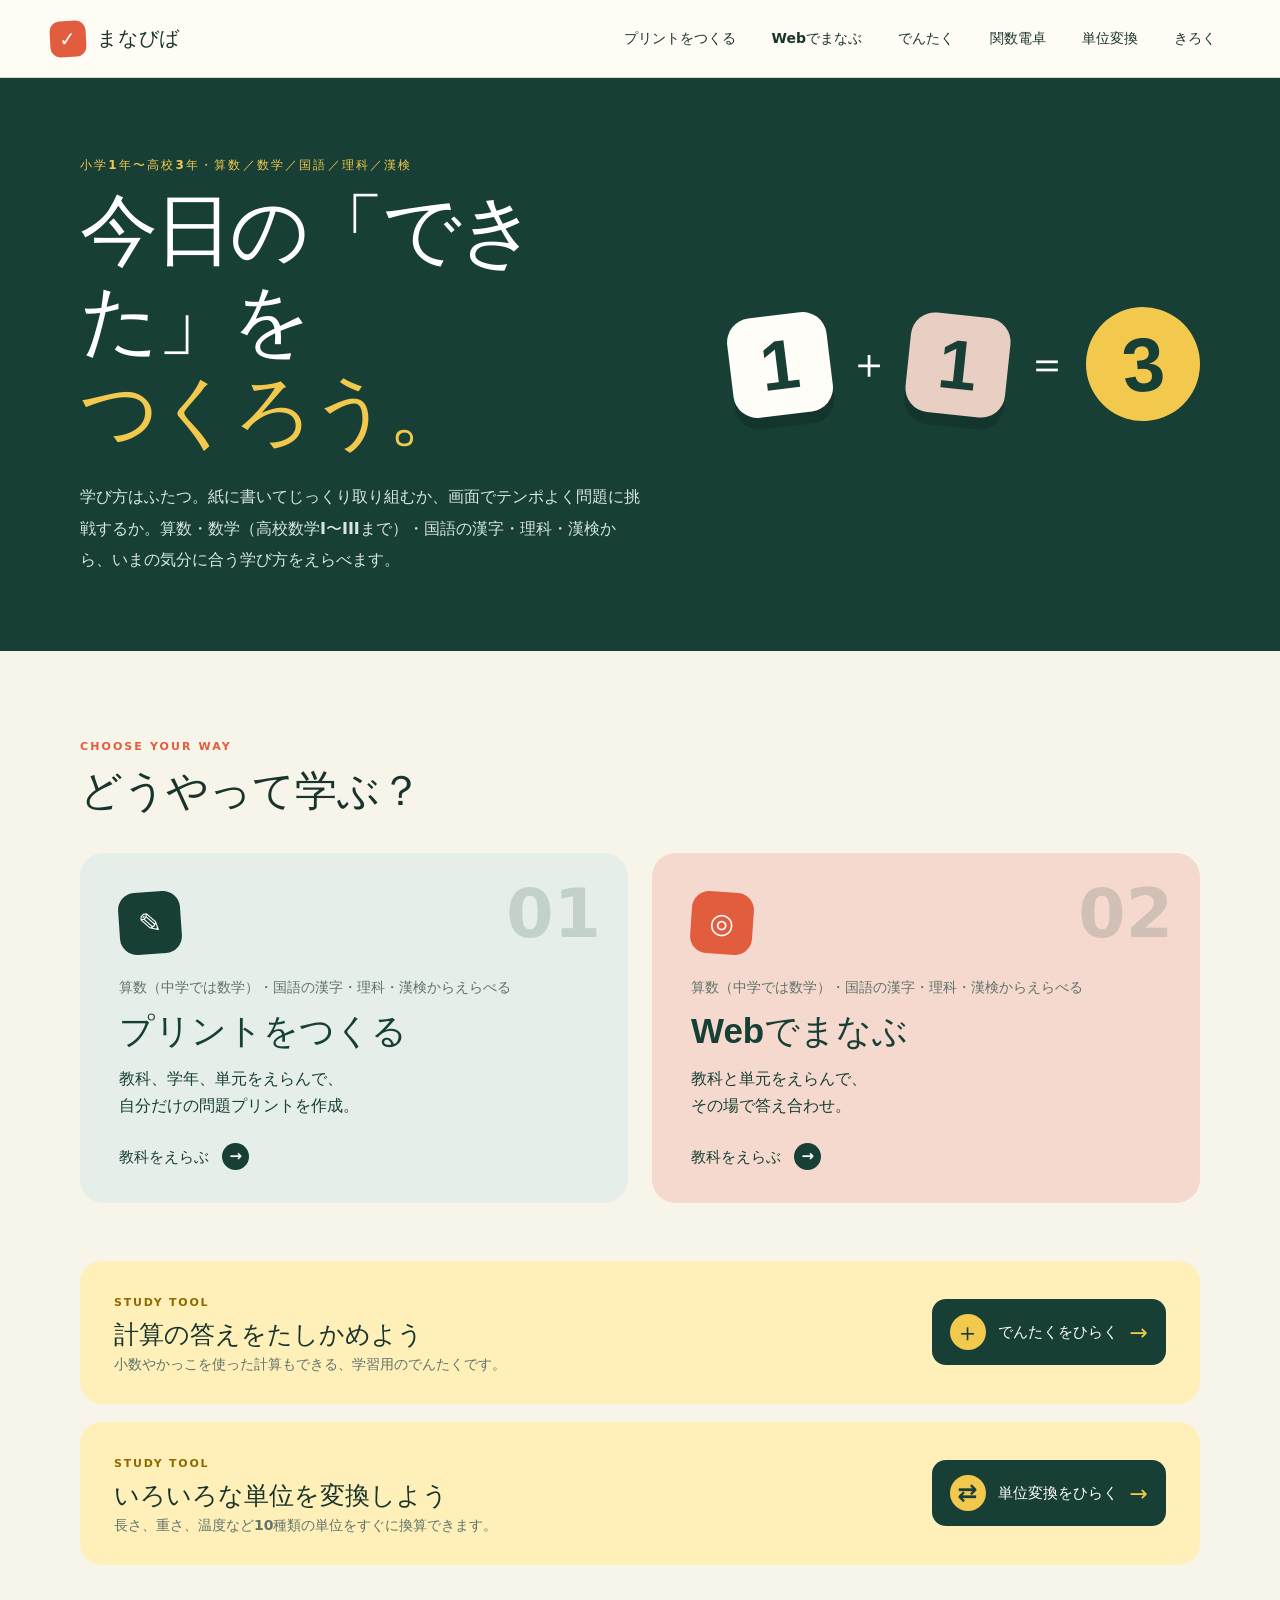
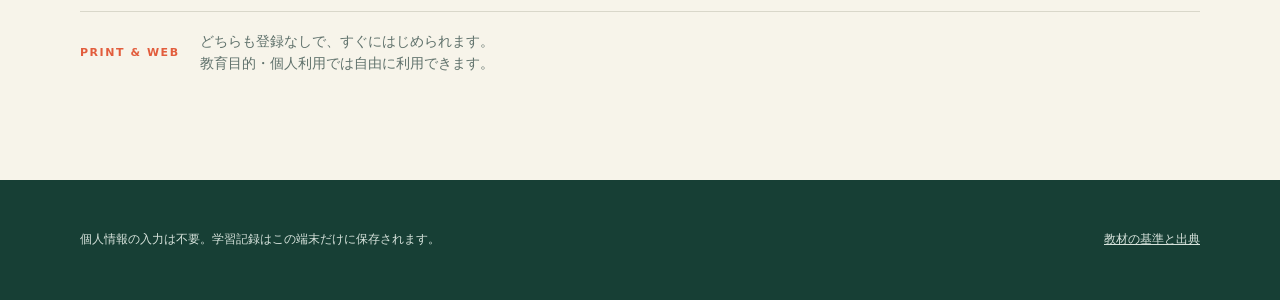
<file: index.html>
<!doctype html>
<html lang="ja">
  <head>
    <meta charset="UTF-8" />
    <meta name="viewport" content="width=device-width, initial-scale=1.0" />
    <meta name="theme-color" content="#173f35" />
    <meta name="description" content="学習指導要領を基準にした、小学生〜高校生向けプリント生成・Web演習" />
    <meta name="application-name" content="まなびば" />
    <meta property="og:site_name" content="まなびば" />
    <meta property="og:title" content="まなびば" />
    <meta property="og:description" content="学習指導要領を基準にした、小学生〜高校生向けプリント生成・Web演習" />
    <link rel="manifest" href="manifest.webmanifest" />
    <link rel="icon" href="pwa-icon.svg" type="image/svg+xml" />
    <link rel="stylesheet" href="assets/styles/base.css" />
    <link rel="stylesheet" href="assets/styles/units.css" />
    <link rel="stylesheet" href="assets/styles/home-tools.css" />
    <title>まなびば</title>
  </head>
  <body>
    <div id="root"></div>
    <script type="module" src="assets/pages/app.js"></script>
  </body>
</html>
</file>
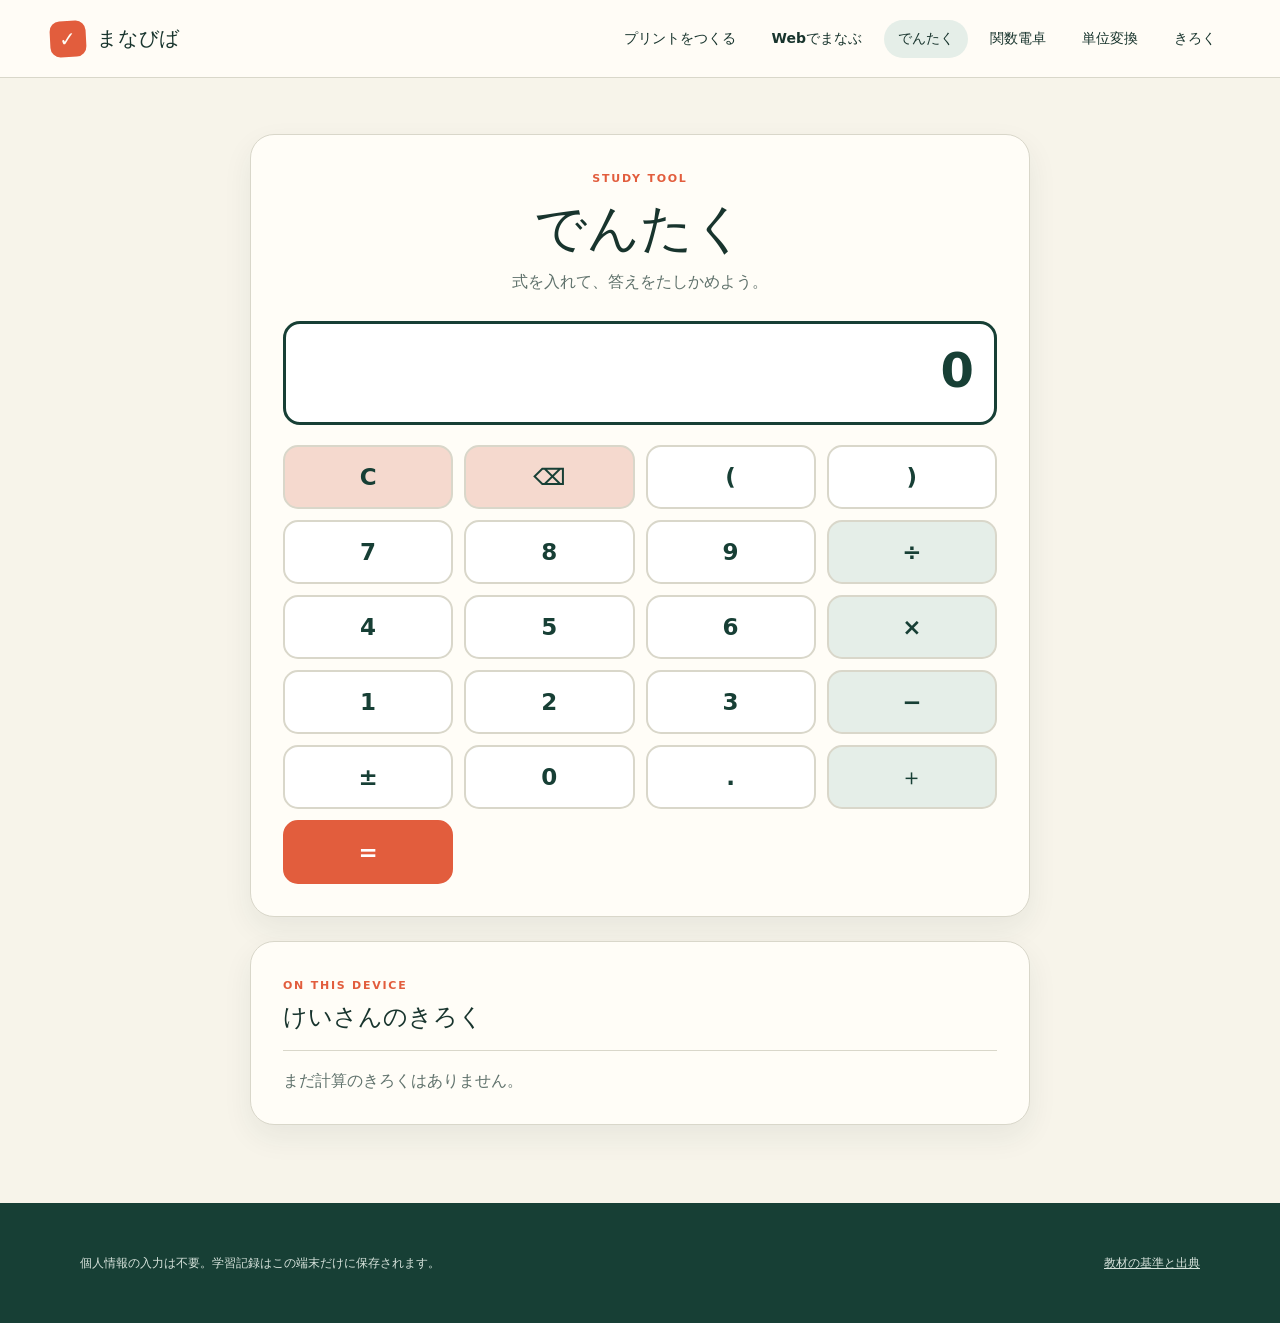
<file: calculator/index.html>
<!doctype html>
<html lang="ja"><head><meta charset="UTF-8" /><meta name="viewport" content="width=device-width, initial-scale=1.0" /><meta name="theme-color" content="#173f35" /><meta name="description" content="まなびばの小学生向け電卓" /><link rel="manifest" href="../manifest.webmanifest" /><link rel="icon" href="../pwa-icon.svg" type="image/svg+xml" /><link rel="stylesheet" href="../assets/styles/base.css" /><link rel="stylesheet" href="../assets/styles/calculator.css" /><title>でんたく | まなびば</title></head><body><div id="root"></div><script type="module" src="../assets/pages/calculator.js"></script></body></html>
</file>
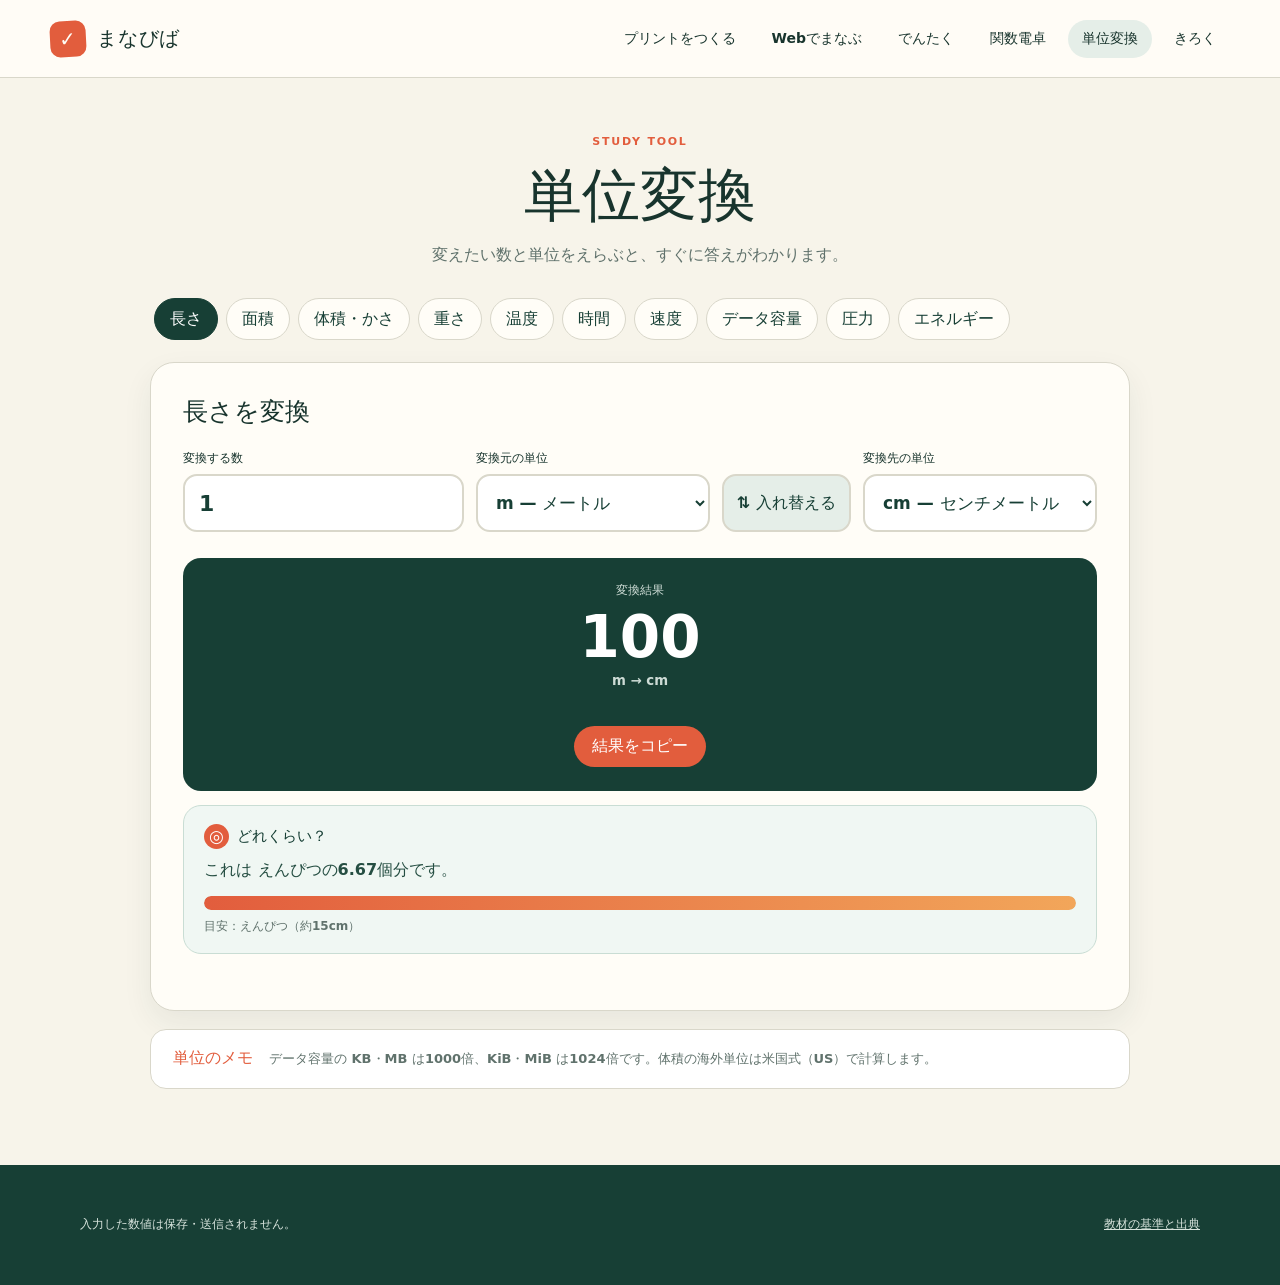
<file: converter/index.html>
<!doctype html>
<html lang="ja">
  <head>
    <meta charset="UTF-8" />
    <meta name="viewport" content="width=device-width, initial-scale=1.0" />
    <meta name="theme-color" content="#173f35" />
    <meta name="description" content="長さ、重さ、温度などをすぐに換算できる単位変換ツール" />
    <link rel="manifest" href="../manifest.webmanifest" />
    <link rel="icon" href="../pwa-icon.svg" type="image/svg+xml" />
    <link rel="stylesheet" href="../assets/styles/base.css" />
    <link rel="stylesheet" href="../assets/styles/converter.css" />
    <link rel="stylesheet" href="../assets/styles/converter-comparison.css" />
    <title>単位変換 | まなびば</title>
  </head>
  <body><div id="root"></div><script type="module" src="../assets/pages/converter.js"></script></body>
</html>
</file>
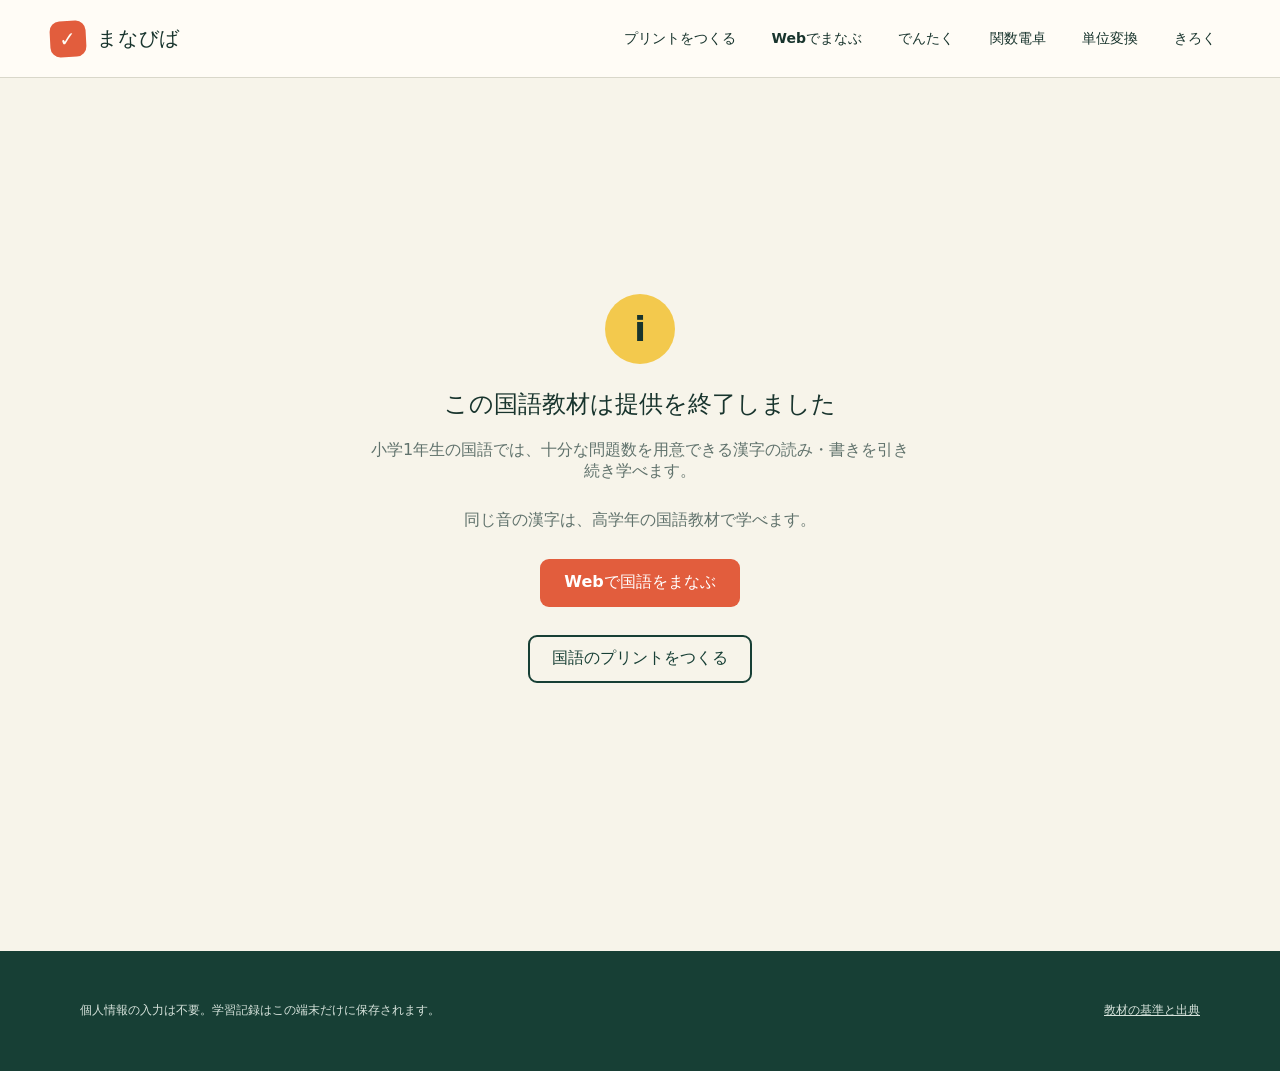
<file: japanese-notice/index.html>
<!doctype html>
<html lang="ja">
  <head>
    <meta charset="UTF-8" />
    <meta name="viewport" content="width=device-width, initial-scale=1.0" />
    <meta name="theme-color" content="#f7f4ea" />
    <meta name="description" content="国語教材のお知らせ" />
    <link rel="manifest" href="../manifest.webmanifest" />
    <link rel="icon" href="../pwa-icon.svg" type="image/svg+xml" />
    <link rel="stylesheet" href="../assets/styles/base.css" />
    <link rel="stylesheet" href="../assets/styles/web-learn.css" />
    <title>国語教材のお知らせ | まなびば</title>
  </head>
  <body>
    <div id="root"></div>
    <script type="module" src="../assets/pages/japanese-notice.js"></script>
  </body>
</html>
</file>
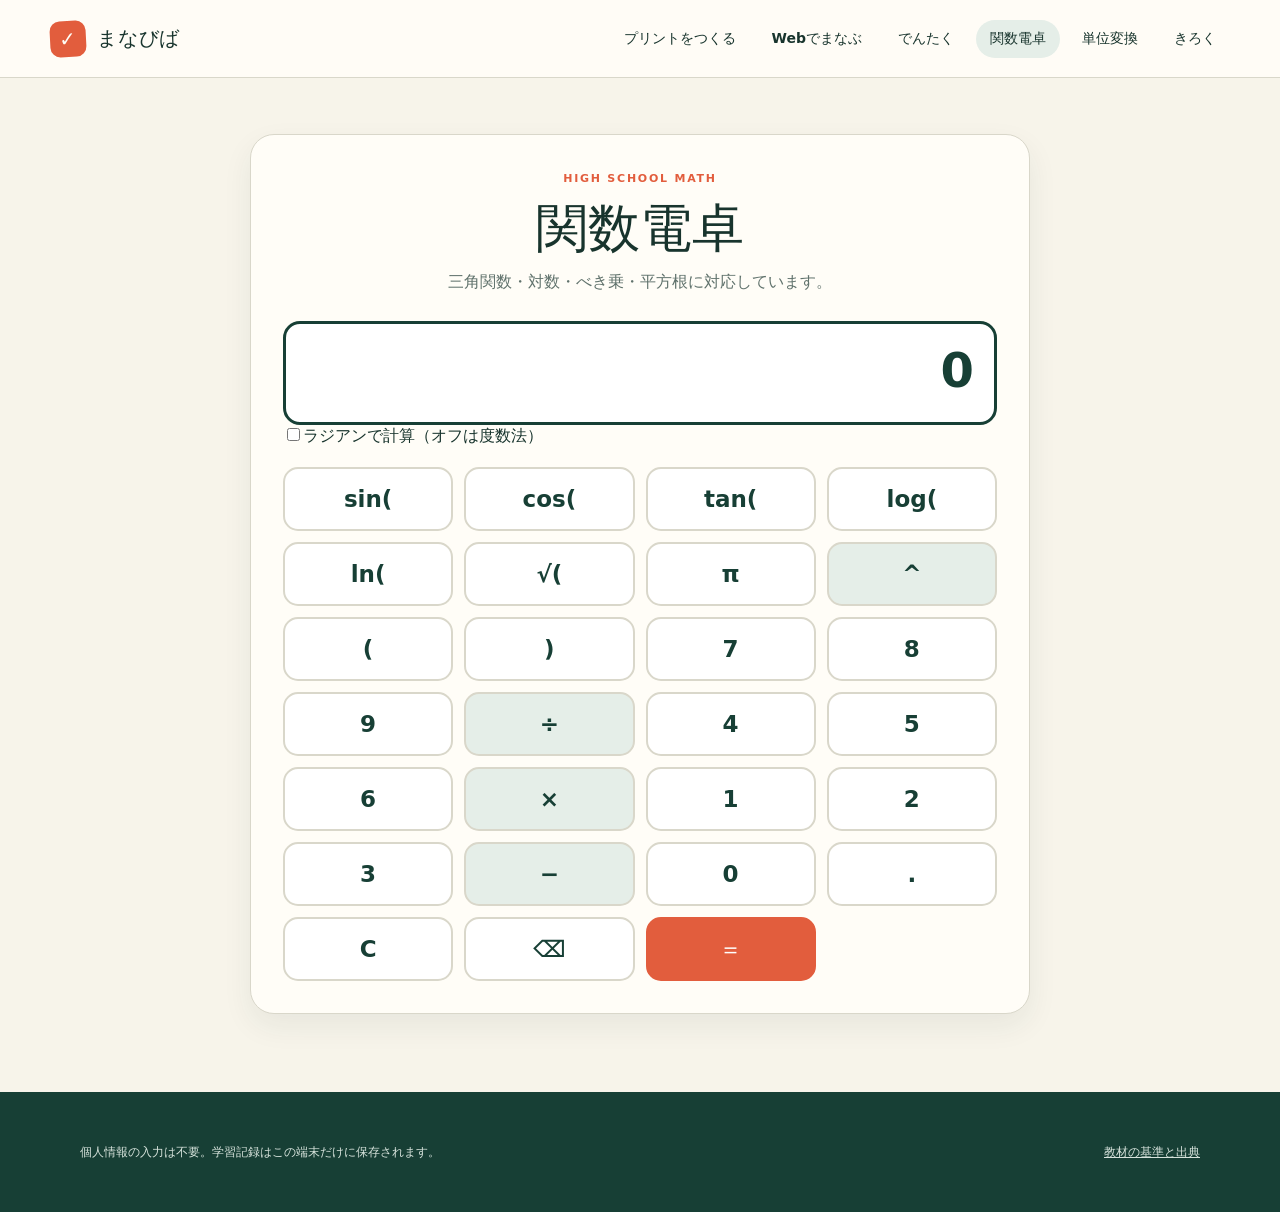
<file: scientific-calculator/index.html>
<!doctype html><html lang="ja"><head><meta charset="UTF-8"><meta name="viewport" content="width=device-width,initial-scale=1"><meta name="theme-color" content="#173f35"><link rel="stylesheet" href="../assets/styles/base.css"><link rel="stylesheet" href="../assets/styles/calculator.css"><title>高校数学用 関数電卓 | まなびば</title></head><body><div id="root"></div><script type="module" src="../assets/pages/scientific-calculator.js"></script></body></html>
</file>
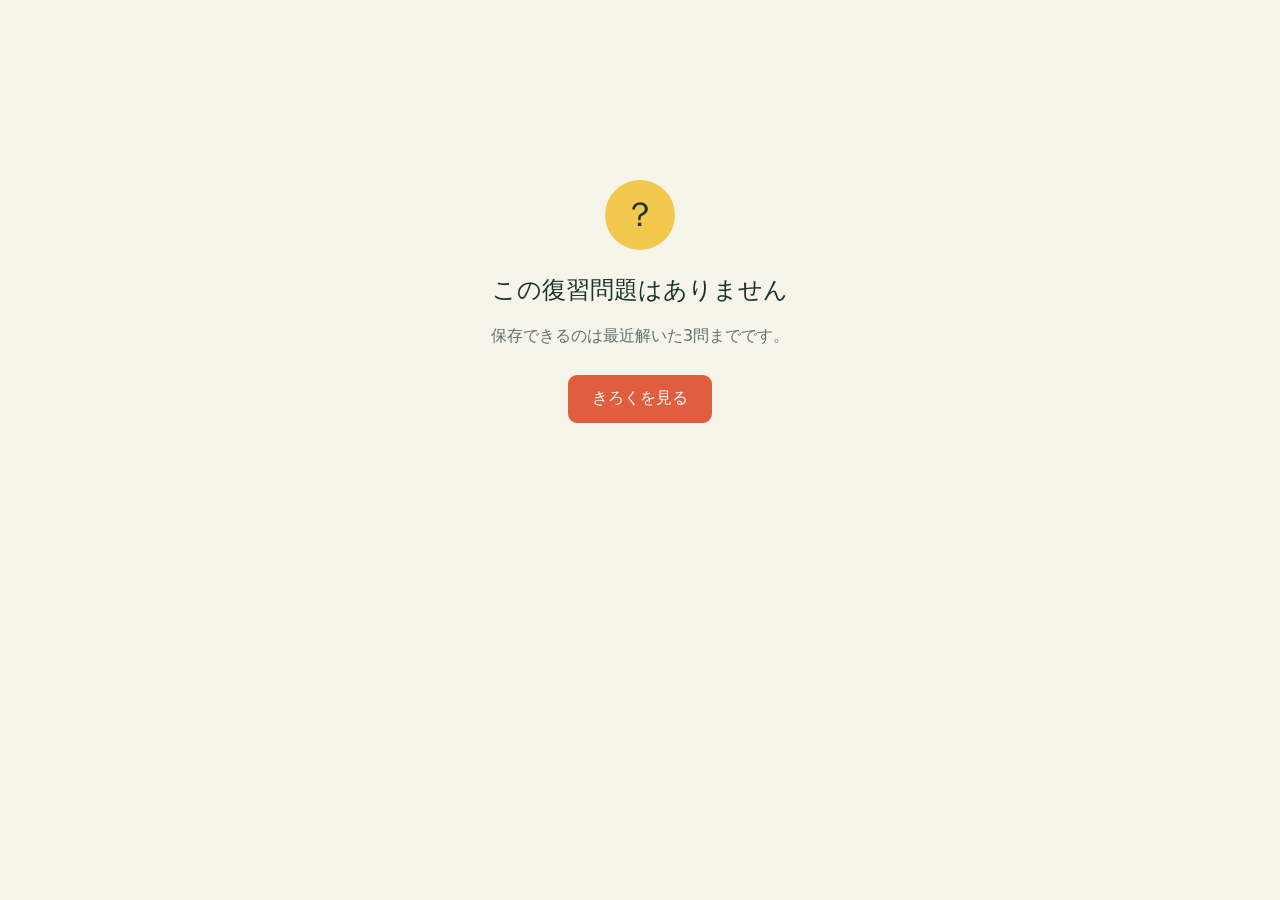
<file: web/review.html>
<!doctype html>
<html lang="ja"><head><meta charset="UTF-8" /><meta name="viewport" content="width=device-width, initial-scale=1.0, viewport-fit=cover" /><meta name="theme-color" content="#fffdf7" /><link rel="stylesheet" href="../assets/styles/base.css" /><link rel="stylesheet" href="../assets/styles/web-learn.css" /><title>復習問題 | まなびば</title></head><body><div id="root"></div><script type="module" src="../assets/pages/review.js"></script></body></html>
</file>
<file: assets/styles/base.css>
:root{font-family:-apple-system,BlinkMacSystemFont,'Hiragino Kaku Gothic ProN','Yu Gothic',system-ui,sans-serif;color:#18342d;background:#f7f4ea;font-synthesis:none;--ink:#173f35;--paper:#fffdf7;--cream:#f7f4ea;--coral:#e25d3d;--yellow:#f3c94d;--line:#d9d7ca}*{box-sizing:border-box}html{scroll-behavior:smooth}body{margin:0;min-width:320px;min-height:100vh;background:var(--cream)}button,input,select{font:inherit}button,a{-webkit-tap-highlight-color:transparent}a{color:inherit}button:focus-visible,a:focus-visible,input:focus-visible,select:focus-visible{outline:4px solid #267cbd;outline-offset:3px}.app{min-height:100vh}.offline-banner{padding:10px 24px;color:#fff;background:#86540f;text-align:center;font-weight:700}
.site-header{height:78px;display:flex;align-items:center;justify-content:space-between;padding:0 max(28px,calc((100vw - 1180px)/2));background:rgba(255,253,247,.95);border-bottom:1px solid var(--line);position:relative;z-index:5}.brand{display:flex;align-items:center;gap:11px;text-decoration:none;font-weight:900;font-size:20px;letter-spacing:.04em}.brand-mark{display:grid;place-items:center;width:36px;height:36px;border-radius:10px;color:var(--paper);background:var(--coral);transform:rotate(-3deg)}nav{display:flex;align-items:center;gap:8px}nav a{padding:10px 14px;border-radius:99px;text-decoration:none;font-size:14px;font-weight:700}nav a:hover,nav a[aria-current=page]{background:#e5eee8}
.hero{min-height:490px;display:grid;grid-template-columns:1.03fr .97fr;align-items:center;gap:60px;padding:72px max(28px,calc((100vw - 1120px)/2));overflow:hidden;background:var(--ink);color:#fff;position:relative}.hero:after{content:'';position:absolute;width:420px;height:420px;right:-150px;top:-180px;border:70px solid rgba(243,201,77,.12);border-radius:50%}.eyebrow{display:inline-block;margin-bottom:14px;color:var(--coral);font-size:12px;line-height:1;font-weight:900;letter-spacing:.18em;text-transform:uppercase}.hero .eyebrow{color:var(--yellow)}.hero h1{margin:0;font-family:ui-rounded,'Hiragino Maru Gothic ProN',sans-serif;font-size:clamp(52px,7vw,84px);line-height:1.13}.hero h1 em{color:var(--yellow);font-style:normal}.hero-copy p{max-width:540px;margin:28px 0 0;color:#d9e6df;font-size:17px;line-height:1.9}.hero-visual{display:flex;align-items:center;justify-content:center;gap:12px;min-height:330px;position:relative;z-index:1}.number-card{width:112px;height:144px;display:grid;place-items:center;border-radius:20px;background:var(--paper);color:var(--ink);box-shadow:0 14px 0 rgba(0,0,0,.18);font-family:ui-rounded,'Hiragino Maru Gothic ProN',sans-serif;font-size:76px;font-weight:900}.card-one{transform:rotate(-8deg)}.card-two{transform:rotate(6deg);background:#e9cfc3}.operator{font-size:38px;font-weight:900}.answer-bubble{width:130px;height:130px;display:grid;place-content:center;border-radius:50%;background:var(--yellow);color:var(--ink);text-align:center;font-family:ui-rounded,'Hiragino Maru Gothic ProN',sans-serif;font-size:64px;font-weight:900;transform:rotate(-5deg)}.answer-bubble span{display:block;font-size:12px}
.path-section{max-width:1120px;margin:0 auto;padding:82px 28px 95px}.section-heading{text-align:center;margin-bottom:38px}.section-heading span{color:var(--coral);font-size:11px;font-weight:900;letter-spacing:.2em}.section-heading h2{margin:10px 0 0;font-family:ui-rounded,'Hiragino Maru Gothic ProN',sans-serif;font-size:32px}.path-grid{display:grid;grid-template-columns:1fr 1fr;gap:24px}.path-card{min-height:320px;padding:34px;border:0;border-radius:18px;color:var(--ink);text-align:left;cursor:pointer;position:relative;overflow:hidden;text-decoration:none;transition:transform .2s,box-shadow .2s}.path-card:hover{transform:translateY(-5px);box-shadow:0 18px 32px rgba(23,63,53,.13)}.teacher-card{background:#e5eee8}.learner-card{background:#f5d9ce}.path-number{position:absolute;right:26px;top:20px;color:rgba(23,63,53,.16);font-size:68px;font-weight:900}.path-icon{display:grid;place-items:center;width:62px;height:62px;margin-bottom:25px;border-radius:17px;color:#fff;background:var(--ink);font-size:28px;transform:rotate(-4deg)}.learner-card .path-icon{background:var(--coral);transform:rotate(4deg)}.path-card strong{display:block;font-family:ui-rounded,'Hiragino Maru Gothic ProN',sans-serif;font-size:28px}.path-card>span:not(.path-icon):not(.path-number){display:block;margin-top:5px;font-weight:700}.path-card small{display:block;margin-top:18px;font-size:14px}.path-card b{position:absolute;bottom:30px;font-size:15px}.path-card b i{display:inline-grid;place-items:center;width:27px;height:27px;margin-left:8px;border-radius:50%;background:var(--ink);color:#fff;font-style:normal}.principles{display:grid;grid-template-columns:repeat(3,1fr);max-width:1120px;margin:0 auto 90px;padding:0 28px;border-top:1px solid var(--line)}.principles article{padding:36px 34px 15px;border-right:1px solid var(--line)}.principles article:last-child{border:0}.principles b{color:var(--coral);font-size:12px;letter-spacing:.15em}.principles h3{margin:12px 0 8px;font-size:18px}.principles p{margin:0;color:#60726c;font-size:14px;line-height:1.8}
.page-shell{width:min(1080px,calc(100% - 48px));margin:0 auto;padding:66px 0 90px}.page-title{margin-bottom:38px}.page-title h1{margin:0;font-family:ui-rounded,'Hiragino Maru Gothic ProN',sans-serif;font-size:clamp(36px,5vw,54px)}.page-title p{margin:12px 0 0;color:#60726c}.builder-panel{padding:30px;margin-bottom:38px;background:var(--paper);border:1px solid var(--line);border-radius:18px;box-shadow:0 9px 28px rgba(23,63,53,.06)}.selector-grid{display:grid;grid-template-columns:repeat(3,1fr);gap:15px}.selector-grid label,.seed-field{display:grid;gap:8px}.selector-grid label span,.seed-field span,legend{font-size:13px;font-weight:800}select,.seed-field input{width:100%;height:50px;padding:0 14px;border:1px solid #bbbdb4;border-radius:9px;background:#fff;color:var(--ink)}select:disabled{opacity:1;color:var(--ink)}.builder-row{display:grid;grid-template-columns:1fr 1fr;gap:24px;margin-top:26px}fieldset{padding:0;border:0;margin:0}legend{margin-bottom:8px}.segmented{display:grid;grid-template-columns:repeat(3,1fr);height:50px;padding:4px;border-radius:9px;background:#ecece5}.segmented label{display:grid;place-items:center;border-radius:6px;cursor:pointer;font-weight:700}.segmented label.selected{background:#fff;box-shadow:0 2px 7px rgba(23,63,53,.12)}.segmented input,.count-pills input{position:absolute;opacity:0}.button-row{display:flex;flex-wrap:wrap;gap:12px;margin-top:28px}.button{display:inline-flex;min-height:48px;align-items:center;justify-content:center;padding:0 22px;border:2px solid transparent;border-radius:9px;text-decoration:none;font-weight:800;cursor:pointer}.button.primary{background:var(--coral);color:#fff}.button.secondary{border-color:var(--ink);background:transparent;color:var(--ink)}.button.dark{margin-left:auto;background:var(--ink);color:#fff}.button:disabled{cursor:not-allowed;opacity:.45}.helper{margin:15px 0 0;color:#687770;font-size:12px}
.worksheet{min-height:297mm;padding:17mm 18mm 13mm;background:#fff;color:#111;box-shadow:0 12px 35px rgba(23,63,53,.12)}.worksheet-header{display:flex;align-items:end;justify-content:space-between;padding-bottom:8mm;border-bottom:3px solid #111}.worksheet-header span{font-size:12px;font-weight:800}.worksheet-header h2{margin:2px 0 0;font-size:25px}.name-line{display:flex;align-items:end;gap:8px}.name-line span{width:55mm;border-bottom:1px solid #111}.worksheet-instruction{margin:9mm 0;font-weight:700}.problem-grid{display:grid;grid-template-columns:1fr 1fr;gap:10mm 16mm;margin:0;padding-left:9mm;font-size:20px}.problem-grid li{min-height:14mm;padding-left:3mm}.problem-grid li>.problem-prompt{display:inline-block;min-width:38mm;font-weight:600}.problem-grid li>i{display:inline-block;width:17mm;height:11mm;border-bottom:1px solid #222}.problem-grid.count-20{gap:6mm 14mm;font-size:17px}.problem-grid.count-20 li{min-height:10mm}.worksheet-footer{display:flex;justify-content:space-between;margin-top:14mm;padding-top:4mm;border-top:1px solid #aaa;color:#555;font-size:9px}.count-visual{display:inline-flex;align-items:center;gap:.16em;vertical-align:middle;white-space:nowrap}.count-dot{display:inline-block;width:.72em;height:.72em;border-radius:50%;background:currentColor}.answer-box{display:inline-block;width:.95em;height:.95em;margin:0 .1em;border:.11em solid currentColor;border-radius:.08em;vertical-align:-.08em}
.learn-page{max-width:820px}.learn-home-link{display:inline-block;margin-bottom:18px;color:#5f7069;font-size:13px;font-weight:800;text-decoration:none}.child-title{text-align:center}.learn-setup{padding:44px;border-radius:24px;background:var(--paper);border:1px solid var(--line);text-align:center;box-shadow:0 12px 35px rgba(23,63,53,.08)}.unit-chip{display:inline-flex;gap:7px;padding:7px 13px;border-radius:99px;background:#e5eee8;font-size:13px;font-weight:800}.unit-chip span{color:var(--coral)}.learn-setup h2{margin:22px 0 10px;font-family:ui-rounded,'Hiragino Maru Gothic ProN',sans-serif;font-size:32px}.learn-setup>p{max-width:580px;margin:0 auto 32px;color:#61716c;line-height:1.8}.learn-setup legend{width:100%;margin-bottom:15px;font-family:ui-rounded,'Hiragino Maru Gothic ProN',sans-serif;font-size:18px}.count-pills{display:flex;justify-content:center;gap:12px}.count-pills label{display:grid;place-content:center;width:86px;height:74px;border:2px solid var(--line);border-radius:15px;cursor:pointer;font-size:26px;font-weight:900}.count-pills label.selected{border-color:var(--coral);background:#fbe6df;color:var(--coral)}.count-pills small{font-size:10px}.big-start{min-width:230px;min-height:60px;margin:30px auto 0;border-radius:14px;background:var(--coral);color:#fff;font-family:ui-rounded,'Hiragino Maru Gothic ProN',sans-serif;font-size:19px}.big-start span{margin-left:20px}.practice-page{min-height:100vh;padding:28px;background:var(--ink)}.practice-top{width:min(720px,100%);margin:0 auto;color:#fff}.text-button{padding:8px;border:0;background:transparent;color:inherit;cursor:pointer;font-weight:700}.progress-label{text-align:right;font-size:13px}.progress-label span{color:var(--yellow);font-size:22px;font-weight:900}.progress-track{height:10px;margin-top:8px;border-radius:99px;overflow:hidden;background:rgba(255,255,255,.16)}.progress-track span{display:block;height:100%;border-radius:inherit;background:var(--yellow);transition:width .3s}.problem-card{width:min(720px,100%);min-height:490px;margin:36px auto;padding:48px;display:flex;flex-direction:column;justify-content:center;border-radius:28px;background:var(--paper);text-align:center;box-shadow:0 16px 0 rgba(0,0,0,.15)}.question-label{color:var(--coral);font-family:ui-rounded,'Hiragino Maru Gothic ProN',sans-serif;font-weight:900}.equation{display:flex;align-items:center;justify-content:center;gap:clamp(10px,3vw,26px);margin:54px 0 10px}.equation strong{font-family:ui-rounded,'Hiragino Maru Gothic ProN',sans-serif;font-size:clamp(55px,11vw,92px)}.equation i{font-style:normal;font-size:clamp(30px,5vw,44px);font-weight:900}.equation input{width:clamp(95px,18vw,140px);height:clamp(95px,18vw,140px);border:4px solid var(--ink);border-radius:18px;background:#fff;color:var(--ink);text-align:center;font-family:ui-rounded,'Hiragino Maru Gothic ProN',sans-serif;font-size:clamp(55px,10vw,80px);font-weight:900}.problem-card.correct .equation input{border-color:#198552;background:#e2f4e9}.problem-card.wrong .equation input{border-color:var(--coral)}.feedback-message{min-height:28px;margin:18px 0 0;font-family:ui-rounded,'Hiragino Maru Gothic ProN',sans-serif;font-size:18px;font-weight:900}.correct-message{color:#147846}.wrong-message{color:#ba422a}.result-page{min-height:100vh;display:grid;place-items:center}.result-card{width:min(660px,100%);padding:50px;border-radius:25px;background:var(--paper);text-align:center}.celebration{width:90px;height:90px;display:grid;place-items:center;margin:0 auto 24px;border-radius:50%;background:var(--yellow);font-size:45px;transform:rotate(-5deg)}.result-card h1{font-family:ui-rounded,'Hiragino Maru Gothic ProN',sans-serif}.score{display:flex;align-items:center;justify-content:center;margin:30px 0}.score strong{color:var(--coral);font-size:84px;line-height:1}.score span{font-size:30px;font-weight:900}.score small{display:block;font-size:11px}.centered{justify-content:center}.history-page,.about-page{max-width:880px}.empty-state{padding:65px 30px;border:1px dashed #aeb4aa;border-radius:18px;text-align:center}.empty-state>span{font-size:44px}.empty-state h2{margin-bottom:6px}.empty-state p{margin-bottom:26px;color:#61716c}.history-toolbar{display:flex;justify-content:space-between;align-items:center;border-bottom:1px solid var(--line)}.danger{color:#b13624}.history-list{display:grid;gap:12px;padding:0;list-style:none}.history-list li{display:grid;grid-template-columns:80px 1fr auto;align-items:center;gap:18px;padding:18px;border:1px solid var(--line);border-radius:13px;background:var(--paper)}.history-score strong{color:var(--coral);font-size:28px}.history-score span{font-weight:800}.history-list li>div:nth-child(2){display:grid}.history-list li>div:nth-child(2) span,.history-list time{color:#697871;font-size:12px}.source-card{padding:38px;border:1px solid var(--line);border-radius:18px;background:var(--paper)}.source-card h2{font-family:ui-rounded,'Hiragino Maru Gothic ProN',sans-serif;font-size:30px}.source-card>p,.source-card li{line-height:1.8}.source-card h3{margin-top:30px;padding-top:20px;border-top:1px solid var(--line);font-size:16px}.source-location{padding:18px;background:#f1f0e8;border-radius:9px;font-size:13px}.reference-list{display:grid;gap:12px;padding:0;list-style:none}.reference-list li{display:grid}.reference-list a{display:flex;align-items:center;gap:8px;font-weight:700}.reference-list a span{padding:2px 6px;border-radius:4px;background:#e5eee8;color:var(--ink);font-size:10px}.reference-list a i{font-style:normal}.reference-list small{color:#718079}.notice{padding:15px;border-left:4px solid var(--yellow);background:#fff8d9;font-size:12px}.site-footer{display:flex;justify-content:space-between;align-items:center;min-height:120px;padding:30px max(28px,calc((100vw - 1120px)/2));background:var(--ink);color:#d7e3dc;font-size:12px}.site-footer a{font-weight:700}
@media(max-width:760px){.site-header{height:auto;padding:14px 18px;align-items:flex-start}.brand{font-size:16px}nav{gap:0}nav a{padding:10px 8px;font-size:11px}.hero{grid-template-columns:1fr;gap:25px;padding:55px 25px}.hero-visual{min-height:210px;transform:scale(.72);margin:-20px -90px}.path-grid,.principles,.selector-grid,.builder-row{grid-template-columns:1fr}.principles article{border-right:0;border-bottom:1px solid var(--line)}.page-shell{width:min(100% - 28px,1080px);padding-top:42px}.builder-panel,.learn-setup,.problem-card,.source-card{padding:25px 18px}.button-row .button{flex:1 1 100%}.button.dark{margin-left:0}.worksheet{padding:10mm 7mm}.worksheet-header{align-items:flex-start;gap:10px}.name-line span{width:28mm}.problem-grid{gap:7mm 8mm;font-size:16px}.problem-grid li span{min-width:28mm}.practice-page{padding:18px 12px}.problem-card{min-height:420px;margin-top:24px}.history-list li{grid-template-columns:60px 1fr}.history-list time{grid-column:2}.site-footer{display:grid;gap:12px}}@media print{@page{size:A4 portrait;margin:0}html,body,#root,.app{margin:0;padding:0;background:#fff}.no-print,.offline-banner{display:none!important}.print-page{width:auto;margin:0;padding:0}.worksheet{width:210mm;min-height:297mm;margin:0;padding:17mm 18mm 13mm;box-shadow:none;break-after:avoid}.problem-grid{break-inside:avoid}}@media(prefers-reduced-motion:reduce){*,*:before,*:after{scroll-behavior:auto!important;transition:none!important}}

/* Home: two clear starting points for print and web practice. */
.home-note-copy{display:grid;gap:4px}
.home-intro{display:grid;grid-template-columns:minmax(0,1.1fr) minmax(300px,.9fr);align-items:center;gap:76px;min-height:490px;padding:76px max(28px,calc((100vw - 1120px)/2));overflow:hidden;background:var(--ink);color:#fff}.home-intro .eyebrow{color:var(--yellow)}.home-intro h1{margin:0;font-family:ui-rounded,'Hiragino Maru Gothic ProN',sans-serif;font-size:clamp(48px,6.4vw,78px);line-height:1.16;letter-spacing:-.04em}.home-intro h1 em{color:var(--yellow);font-style:normal}.home-intro p{max-width:560px;margin:25px 0 0;color:#d9e6df;font-size:16px;line-height:1.95;font-weight:600}.home-equation{display:flex;align-items:center;justify-content:center;gap:clamp(7px,1.5vw,18px);min-height:270px;font-family:ui-rounded,'Hiragino Maru Gothic ProN',sans-serif;font-weight:900}.home-equation span{display:grid;place-items:center;width:clamp(66px,9vw,108px);aspect-ratio:1;border-radius:24px;background:var(--paper);color:var(--ink);box-shadow:0 12px 0 rgba(0,0,0,.16);font-size:clamp(42px,6vw,70px)}.home-equation span:first-child{transform:rotate(-7deg)}.home-equation span:nth-of-type(2){transform:rotate(6deg);background:#e9cfc3}.home-equation b{font-size:clamp(28px,3.5vw,42px)}.home-equation strong{display:grid;place-items:center;width:clamp(76px,10vw,124px);aspect-ratio:1;border-radius:50%;background:var(--yellow);color:var(--ink);font-size:clamp(48px,7vw,76px);transform:rotate(-5deg)}.learning-paths{width:min(1120px,calc(100% - 56px));margin:0 auto;padding:84px 0 46px}.home-section-heading{margin-bottom:34px}.home-section-heading span{color:var(--coral);font-size:11px;font-weight:900;letter-spacing:.19em}.home-section-heading h2{margin:9px 0 0;font-family:ui-rounded,'Hiragino Maru Gothic ProN',sans-serif;font-size:clamp(30px,4vw,42px)}.home .path-grid{gap:24px}.home .path-card{min-height:350px;padding:38px;border:1px solid transparent;border-radius:24px}.home .path-card:hover{border-color:var(--ink)}.home .path-card small{margin:0 0 11px;color:#60726c;font-weight:800}.home .path-card strong{font-size:clamp(27px,3vw,35px)}.home .path-card>span:not(.path-icon):not(.path-number){margin-top:10px;line-height:1.7}.home .path-card b{bottom:32px}.home-note{width:min(1120px,calc(100% - 56px));margin:0 auto 86px;padding:21px 0;border-top:1px solid var(--line);display:flex;align-items:center;gap:20px;color:#60726c;font-weight:700}.home-note span{color:var(--coral);font-size:11px;font-weight:900;letter-spacing:.14em}.home-note p{margin:0;font-size:14px}@media(max-width:760px){.home-intro{grid-template-columns:1fr;gap:18px;min-height:0;padding:54px 25px 36px}.home-intro h1{font-size:clamp(43px,13vw,61px)}.home-intro p{font-size:14px}.home-equation{min-height:170px;transform:scale(.82);margin:-8px -32px}.learning-paths{width:min(100% - 36px,1120px);padding:52px 0 32px}.home .path-grid{grid-template-columns:1fr}.home .path-card{min-height:300px;padding:29px 25px}.home-note{width:min(100% - 36px,1120px);align-items:flex-start;flex-direction:column;gap:7px;margin-bottom:55px}.home-note p{font-size:13px}}
</file>
<file: assets/styles/units.css>
.unit-grid{display:grid;grid-template-columns:repeat(2,1fr);gap:18px}.unit-grid article{padding:24px;border:1px solid var(--line);border-radius:16px;background:var(--paper)}.unit-grid h3{margin:0;color:var(--coral);font-size:15px}.unit-grid ul{display:grid;gap:7px;margin:14px 0 0;padding:0;list-style:none}.unit-grid a{font-weight:700;text-decoration:none}.unit-grid a:hover{text-decoration:underline}.unit-select{display:grid;max-width:500px;gap:7px;margin:0 auto 26px;text-align:left;font-size:13px;font-weight:800}.question-visual{margin:34px 0 18px;font-family:ui-rounded,'Hiragino Maru Gothic ProN',sans-serif;font-size:clamp(25px,6vw,48px);line-height:1.7;font-weight:900}.question-visual .count-visual{color:var(--coral);font-size:.65em}.answer-input{width:clamp(100px,22vw,150px);height:90px;border:4px solid var(--ink);border-radius:18px;background:#fff;color:var(--ink);text-align:center;font-size:48px;font-weight:900}.answer-choices{display:flex;flex-wrap:wrap;justify-content:center;gap:12px;margin:20px auto}.choice{min-width:120px;min-height:58px;padding:10px 16px;border:2px solid var(--ink);border-radius:13px;background:#fff;color:var(--ink);font-size:19px;font-weight:900;cursor:pointer}.choice.selected{border-color:var(--coral);background:#fbe6df;color:var(--coral)}.shape{display:inline-block;width:90px;height:90px;border:7px solid var(--ink);vertical-align:middle}.shape.まる{border-radius:50%}.shape.さんかく{width:0;height:0;border-left:52px solid transparent;border-right:52px solid transparent;border-bottom:90px solid var(--ink);border-top:0}.compare-item{display:inline-flex;min-width:150px;flex-direction:column;align-items:center;gap:4px}.compare-item small,.bar-compare small{font-size:14px}.bar-compare{display:inline-flex;flex-direction:column;align-items:flex-start;gap:14px}.bar-compare>span{display:grid;grid-template-columns:28px auto;align-items:center}.bar-compare i{display:block;height:28px;background:var(--coral)}.bar-compare i.second{background:var(--yellow)}.compose-caption{display:block;margin-bottom:12px;font-size:18px}.composition{position:relative;display:inline-block;width:120px;height:90px}.composition i{position:absolute;background:var(--coral);clip-path:polygon(0 0,100% 100%,0 100%)}.composition i+ i{background:var(--yellow);transform:rotate(180deg)}.composition.square{width:90px}.composition.square i{width:90px;height:90px}.composition.rectangle i{width:120px;height:90px}.composition.triangle i{width:120px;height:90px;clip-path:polygon(50% 0,50% 100%,0 100%)}.composition.triangle i+i{clip-path:polygon(50% 0,100% 100%,50% 100%);transform:none}.clock{position:relative;display:inline-block;width:130px;height:130px;border:7px solid var(--ink);border-radius:50%}.clock:after{content:'12';position:absolute;top:4px;left:50%;font-size:18px;transform:translateX(-50%)}.clock i,.clock b{position:absolute;bottom:50%;left:50%;width:5px;transform-origin:bottom}.clock .hour-hand{height:31px;background:var(--ink)}.clock .minute-hand{height:44px;background:var(--coral);transform:rotate(0deg)}.problem-grid.count-20 .compose-caption{margin:0;font-size:10px}.problem-grid.count-20 .composition{width:52px;height:40px}.problem-grid.count-20 .composition.square{width:40px}.problem-grid.count-20 .composition i,.problem-grid.count-20 .composition.square i,.problem-grid.count-20 .composition.rectangle i,.problem-grid.count-20 .composition.triangle i{width:52px;height:40px}.problem-grid.count-20 .composition.square i{width:40px}.problem-grid.count-20 .clock{width:54px;height:54px;border-width:3px}.problem-grid.count-20 .clock:after{top:0;font-size:8px}.problem-grid.count-20 .clock i,.problem-grid.count-20 .clock b{width:2px}.problem-grid.count-20 .clock .hour-hand{height:13px}.problem-grid.count-20 .clock .minute-hand{height:19px}.problem-grid.count-20 .shape{width:40px;height:40px;border-width:3px}.problem-grid.count-20 .shape.さんかく{width:0;height:0;border-left-width:23px;border-right-width:23px;border-bottom-width:40px}.unit-source{padding:25px 0;border-bottom:1px solid var(--line)}.unit-source:last-of-type{border:0}@media(max-width:760px){.unit-grid{grid-template-columns:1fr}}
</file>
<file: assets/styles/home-tools.css>
.home-tool{width:min(1120px,calc(100% - 56px));margin:12px auto 46px;padding:30px 34px;display:flex;align-items:center;justify-content:space-between;gap:26px;border-radius:22px;background:#fff0b9}.home-tool span{color:#8e6900;font-size:11px;font-weight:900;letter-spacing:.16em}.home-tool h2{margin:8px 0 5px;font-family:ui-rounded,'Hiragino Maru Gothic ProN',sans-serif;font-size:25px}.home-tool p{margin:0;color:#60726c;font-size:14px;font-weight:700}.home-tool-link{display:flex;align-items:center;gap:12px;min-width:230px;padding:15px 18px;border-radius:14px;background:var(--ink);color:#fff;text-decoration:none}.home-tool-link b{display:grid;place-items:center;width:36px;height:36px;border-radius:50%;background:var(--yellow);color:var(--ink);font-size:25px}.home-tool-link strong{font-size:15px}.home-tool-link i{margin-left:auto;color:var(--yellow);font-style:normal;font-size:22px}@media(max-width:760px){.home-tool{width:min(100% - 36px,1120px);margin:8px auto 32px;padding:25px;align-items:flex-start;flex-direction:column}.home-tool-link{width:100%;min-width:0}.home-tool h2{font-size:22px}}
.home-tools{display:grid;gap:18px;margin:12px 0 46px}.home-tools .home-tool{margin-top:0;margin-bottom:0}.converter-home-tool .home-tool-link b{font-size:24px}@media(max-width:760px){.home-tools{gap:14px;margin:8px 0 32px}}
</file>
<file: assets/styles/calculator.css>
.calculator-page{width:min(780px,calc(100% - 36px));margin:0 auto;padding:56px 0 78px}.calculator-panel,.calculator-history{padding:32px;border:1px solid var(--line);border-radius:24px;background:var(--paper);box-shadow:0 12px 30px rgba(23,63,53,.07)}.calculator-heading{text-align:center}.calculator-heading span,.calculator-history-head span{color:var(--coral);font-size:11px;font-weight:900;letter-spacing:.16em}.calculator-heading h1,.calculator-history h2{margin:8px 0 0;font-family:ui-rounded,'Hiragino Maru Gothic ProN',sans-serif}.calculator-heading h1{font-size:clamp(36px,6vw,52px)}.calculator-heading p{margin:8px 0 28px;color:#60726c;font-weight:700}.calculator-display-wrap{min-height:104px;padding:18px 20px;border:3px solid var(--ink);border-radius:17px;background:#fff;text-align:right;overflow:hidden}.calculator-display{display:block;min-height:40px;overflow-x:auto;color:var(--ink);font-size:clamp(30px,7vw,48px);font-weight:900;line-height:1.2;white-space:nowrap}.calculator-message{margin:8px 0 0;color:#b6412a;text-align:center;font-size:13px;font-weight:900}.calculator-keys{display:grid;grid-template-columns:repeat(4,1fr);gap:11px;margin-top:20px}.calculator-key{min-height:64px;border:2px solid var(--line);border-radius:15px;background:#fff;color:var(--ink);font-size:23px;font-weight:900;cursor:pointer}.calculator-key:hover{border-color:var(--ink);transform:translateY(-1px)}.calculator-key.is-operator{background:#e5eee8}.calculator-key.is-utility{background:#f5d9ce}.calculator-key.is-equals{background:var(--coral);border-color:var(--coral);color:#fff}.calculator-history{margin-top:24px}.calculator-history-head{display:flex;align-items:center;justify-content:space-between;gap:16px;padding-bottom:17px;border-bottom:1px solid var(--line)}.calculator-history h2{font-size:24px}.clear-calculator-history{border:0;background:transparent;color:#a53f29;font-size:13px;font-weight:900;cursor:pointer;text-decoration:underline}.calculator-history ol{display:grid;gap:9px;margin:18px 0 0;padding:0;list-style:none}.calculator-history li{display:flex;align-items:baseline;justify-content:space-between;gap:16px;padding:14px 16px;border:1px solid var(--line);border-radius:12px;background:#fff}.calculator-history li span{overflow-wrap:anywhere;color:#60726c;font-weight:800}.calculator-history li b{white-space:nowrap;font-size:18px}.calculator-history-empty{margin:20px 0 0;color:#60726c;font-weight:700}@media(max-width:600px){.calculator-page{width:min(100% - 24px,780px);padding:30px 0 55px}.calculator-panel,.calculator-history{padding:23px 16px;border-radius:19px}.calculator-key{min-height:57px;font-size:21px}.calculator-display-wrap{min-height:92px;padding:16px 14px}.calculator-history li{padding:12px;gap:10px}.calculator-history li b{font-size:16px}}
</file>
<file: assets/styles/converter.css>
.converter-page{width:min(980px,calc(100% - 36px));margin:0 auto;padding:52px 0 76px}.converter-intro{text-align:center}.converter-intro>span{color:var(--coral);font-size:11px;font-weight:900;letter-spacing:.16em}.converter-intro h1{margin:8px 0 0;font-family:ui-rounded,'Hiragino Maru Gothic ProN',sans-serif;font-size:clamp(38px,7vw,58px)}.converter-intro p{margin:10px 0 28px;color:#60726c;font-weight:700}.converter-categories{display:flex;gap:8px;margin:0 auto 18px;padding:4px;overflow-x:auto;scrollbar-width:thin}.converter-categories button{flex:0 0 auto;min-height:42px;padding:9px 15px;border:1px solid var(--line);border-radius:999px;background:var(--paper);color:var(--ink);font-weight:900;cursor:pointer}.converter-categories button[aria-pressed=true]{background:var(--ink);border-color:var(--ink);color:#fff}.converter-panel{padding:32px;border:1px solid var(--line);border-radius:24px;background:var(--paper);box-shadow:0 12px 30px rgba(23,63,53,.07)}.converter-panel h2{margin:0 0 22px;font-family:ui-rounded,'Hiragino Maru Gothic ProN',sans-serif;font-size:25px}.converter-work{display:grid;grid-template-columns:1.2fr 1fr auto 1fr;align-items:end;gap:12px}.converter-field{display:grid;gap:7px}.converter-field span{font-size:12px;font-weight:900}.converter-field input,.converter-field select{width:100%;height:58px;padding:0 14px;border:2px solid var(--line);border-radius:14px;background:#fff;color:var(--ink);font:inherit;font-size:17px;font-weight:800}.converter-field input{font-size:22px}.converter-field input:focus,.converter-field select:focus{outline:3px solid rgba(229,104,73,.22);border-color:var(--coral)}.converter-swap{height:58px;padding:0 13px;border:2px solid var(--line);border-radius:14px;background:#e5eee8;color:var(--ink);font-weight:900;cursor:pointer}.converter-result{display:grid;justify-items:center;margin-top:26px;padding:24px;border-radius:18px;background:#173f35;color:#fff;text-align:center}.converter-result>span{color:#cddbd5;font-size:12px;font-weight:900}.converter-result output{max-width:100%;margin:7px 0 3px;overflow-wrap:anywhere;font-size:clamp(34px,7vw,58px);font-weight:900;line-height:1.1}.converter-result small{color:#cddbd5;font-weight:800}.converter-result p{min-height:20px;margin:8px 0 0;color:#ffd2c7;font-weight:900}.converter-result button{margin-top:10px;padding:10px 18px;border:0;border-radius:999px;background:var(--coral);color:#fff;font-weight:900;cursor:pointer}.converter-result button:disabled{opacity:.45;cursor:not-allowed}.converter-status{min-height:20px;margin:12px 0 -8px;color:#356d5e;text-align:center;font-size:13px;font-weight:900}.converter-note{display:flex;align-items:baseline;gap:16px;margin-top:18px;padding:18px 22px;border:1px solid var(--line);border-radius:16px;background:#fff}.converter-note strong{flex:0 0 auto;color:var(--coral)}.converter-note p{margin:0;color:#60726c;font-size:13px;font-weight:700;line-height:1.7}@media(max-width:780px){.converter-work{grid-template-columns:1fr 1fr}.converter-work .converter-field:first-child{grid-column:1/-1}.converter-swap{grid-column:1/-1;grid-row:3;height:46px}.converter-field:last-child{grid-column:2;grid-row:2}.converter-field:nth-child(2){grid-column:1;grid-row:2}}@media(max-width:520px){.converter-page{width:min(100% - 24px,980px);padding:30px 0 55px}.converter-panel{padding:22px 15px;border-radius:19px}.converter-field select{font-size:14px}.converter-note{display:block;padding:16px}.converter-note p{margin-top:5px}}
</file>
<file: assets/styles/converter-comparison.css>
.converter-comparison{margin-top:14px;padding:18px 20px;border:1px solid #c9ddd4;border-radius:18px;background:#f0f7f3}
.comparison-heading{display:flex;align-items:center;gap:8px;color:#173f35}
.comparison-heading span{display:grid;place-items:center;width:25px;height:25px;border-radius:50%;background:var(--coral);color:#fff;font-size:17px}
.comparison-heading strong{font-size:15px}
.converter-comparison p{margin:9px 0 13px;color:#254e42;font-size:16px;font-weight:900;line-height:1.55}
.comparison-scale{height:14px;overflow:hidden;border-radius:999px;background:#d7e7df}
.comparison-scale span{display:block;min-width:4px;height:100%;border-radius:inherit;background:linear-gradient(90deg,var(--coral),#f2a65a)}
.converter-comparison small{display:block;margin-top:8px;color:#60726c;font-size:12px;font-weight:800}
@media(max-width:520px){.converter-comparison{padding:16px}.converter-comparison p{font-size:15px}}
</file>
<file: assets/styles/web-learn.css>
.learn-hub{width:min(920px,calc(100% - 36px));min-height:100vh;margin:0 auto;padding:30px 0 80px}.learn-hub-head{display:flex;align-items:center;justify-content:space-between;min-height:48px}.learn-hub-head .learn-home-link{margin:0}.history-link{padding:10px 16px;border:1px solid var(--line);border-radius:99px;background:var(--paper);font-size:13px;font-weight:800;text-decoration:none}.learn-heading{margin:54px auto 36px;text-align:center}.learn-heading.align-left{text-align:left}.learn-heading>span{display:inline-block;margin-bottom:10px;color:var(--coral);font-size:12px;font-weight:900;letter-spacing:.08em}.learn-heading h1{margin:0;font-family:ui-rounded,'Hiragino Maru Gothic ProN',sans-serif;font-size:clamp(36px,7vw,56px)}.learn-heading p{margin:12px 0 0;color:#60726c;font-weight:700}.area-grid{display:grid;grid-template-columns:1fr 1fr;gap:18px}.area-card{min-height:168px;padding:24px;display:grid;grid-template-columns:auto 1fr auto;align-items:center;gap:20px;border:2px solid transparent;border-radius:24px;color:var(--ink);text-decoration:none;transition:transform .2s,box-shadow .2s,border-color .2s}.area-card:hover{transform:translateY(-3px);border-color:var(--ink);box-shadow:0 12px 24px rgba(23,63,53,.1)}.area-a{background:#e4eee8}.area-b{background:#f7dfd6}.area-c{background:#fff0b9}.area-d{background:#e5e6f5}.area-card-icon{width:76px;height:76px;display:grid;place-items:center;border-radius:22px;background:var(--paper);font-family:ui-rounded,'Hiragino Maru Gothic ProN',sans-serif;font-size:23px;font-weight:900;box-shadow:0 5px 0 rgba(23,63,53,.12);transform:rotate(-3deg)}.area-b .area-card-icon,.area-d .area-card-icon{transform:rotate(3deg)}.area-card-copy{display:grid;gap:2px}.area-card-copy small{color:#60726c;font-size:11px;font-weight:800}.area-card-copy strong{font-family:ui-rounded,'Hiragino Maru Gothic ProN',sans-serif;font-size:24px}.area-card-copy>span{margin-top:7px;color:#60726c;font-size:12px;font-weight:700}.area-card>b{width:34px;height:34px;display:grid;place-items:center;border-radius:50%;background:var(--ink);color:#fff}.friendly-error{max-width:600px;margin:100px auto;padding:50px 25px;text-align:center}.friendly-error>span{display:grid;place-items:center;width:70px;height:70px;margin:0 auto 24px;border-radius:50%;background:var(--yellow);font-size:34px;font-weight:900}.friendly-error h1{font-family:ui-rounded,'Hiragino Maru Gothic ProN',sans-serif}.friendly-error p{margin-bottom:28px;color:#60726c}
.unit-choice-list{display:grid;gap:18px}.unit-choice-card{display:grid;grid-template-columns:minmax(0,1fr) auto;gap:22px 36px;padding:30px;border:1px solid var(--line);border-radius:22px;background:var(--paper);box-shadow:0 8px 24px rgba(23,63,53,.06)}.unit-choice-copy>span{color:var(--coral);font-size:11px;font-weight:900}.unit-choice-copy h2{margin:8px 0;font-family:ui-rounded,'Hiragino Maru Gothic ProN',sans-serif;font-size:24px}.unit-choice-copy p{margin:0;color:#60726c;font-size:14px;line-height:1.75}.unit-choice-copy>small{display:block;margin-top:13px;color:#728079;font-weight:700}.unit-choice-card fieldset{align-self:center}.unit-choice-card legend{text-align:center}.unit-counts{display:flex;gap:8px}.unit-counts input{position:absolute;opacity:0}.unit-counts label>span{width:64px;height:58px;display:grid;place-content:center;border:2px solid var(--line);border-radius:13px;background:#fff;text-align:center;font-size:20px;font-weight:900;cursor:pointer}.unit-counts label>span small{font-size:9px}.unit-counts input:checked+span{border-color:var(--coral);background:#fbe6df;color:var(--coral)}.unit-counts input:focus-visible+span{outline:4px solid #267cbd;outline-offset:3px}.unit-start{grid-column:1/-1;min-height:55px;border:0;border-radius:14px;background:var(--ink);color:#fff;font-family:ui-rounded,'Hiragino Maru Gothic ProN',sans-serif;font-size:16px;font-weight:900;cursor:pointer}.unit-start span{margin-left:14px;color:var(--yellow)}
body[data-page=practice]{background:var(--paper)}.practice-page-new{min-height:100vh;background:var(--paper);color:var(--ink);overflow:hidden}.practice-header{width:min(780px,calc(100% - 40px));height:104px;margin:0 auto;display:grid;grid-template-columns:48px 1fr auto;grid-template-rows:58px 12px;align-items:center;gap:0 14px}.quit-practice{width:42px;height:42px;display:grid;place-items:center;border-radius:50%;color:#566862;font-size:29px;text-decoration:none}.quit-practice:hover{background:#edf0eb}.practice-position{grid-column:3;text-align:right;color:#718079;font-size:13px;font-weight:800}.practice-position b{color:var(--ink);font-size:18px}.practice-progress{grid-column:1/-1;height:10px;overflow:hidden;border-radius:99px;background:#e6e8e1}.practice-progress span{display:block;height:100%;border-radius:inherit;background:var(--coral);transition:width .25s}.practice-work{width:min(780px,calc(100% - 40px));min-height:calc(100vh - 104px);margin:0 auto;padding:38px 30px 54px;display:flex;flex-direction:column;text-align:center}.question-number{color:#78867f;font-size:12px;font-weight:800}.practice-work h1{margin:10px 0 0;font-family:ui-rounded,'Hiragino Maru Gothic ProN',sans-serif;font-size:clamp(22px,4vw,30px)}.practice-work form{flex:1;display:flex;flex-direction:column}.question-visual-new{min-height:175px;margin:35px 0 20px;text-align:center;font-family:ui-rounded,'Hiragino Maru Gothic ProN',sans-serif;font-size:clamp(28px,7vw,52px);line-height:1.7;font-weight:900}.question-visual-new .count-visual{color:var(--coral);font-size:.63em}.answer-choices-new{display:flex;flex-wrap:wrap;justify-content:center;gap:14px;margin:2px auto 26px}.choice-new{min-width:150px;min-height:64px;padding:11px 20px;border:2px solid #b9beb7;border-radius:14px;background:#fff;color:var(--ink);font-size:19px;font-weight:900;cursor:pointer}.choice-new:hover{border-color:var(--ink)}.choice-new.selected{border-color:var(--coral);background:#fbe6df;color:#bd482e;box-shadow:0 0 0 2px var(--coral)}.answer-input-new{width:145px;height:94px;margin:0 auto 26px;border:3px solid var(--ink);border-radius:17px;background:#fff;color:var(--ink);text-align:center;font-size:48px;font-weight:900}.answer-input-new.math-answer-input{width:min(100%,480px);margin-bottom:14px;font-size:clamp(30px,7vw,48px)}.math-keypad{width:min(100%,480px);margin:0 auto 26px;display:grid;grid-template-columns:minmax(0,1fr) 68px;gap:8px;text-align:left}.math-keypad-keys{display:grid;grid-template-columns:repeat(5,minmax(0,1fr));gap:8px}.math-keypad-actions{display:grid;gap:8px}.math-key{min-height:48px;border:2px solid #b9beb7;border-radius:11px;background:#fff;color:var(--ink);font:inherit;font-size:20px;font-weight:900;cursor:pointer}.math-key:hover{border-color:var(--ink);background:#edf0eb}.math-key:focus-visible{outline:4px solid #267cbd;outline-offset:2px}.math-key-action{padding:0 7px;font-size:14px}.fraction-answer{width:126px;margin:0 auto 26px;display:grid;grid-template-rows:58px 4px 58px;align-items:center}.fraction-answer span{height:4px;margin:0 5px;background:var(--ink)}.fraction-input{width:100%;height:58px;border:3px solid var(--ink);border-radius:12px;background:#fff;color:var(--ink);text-align:center;font-size:40px;font-weight:900;outline-offset:3px}.answer-submit{width:min(480px,100%);min-height:62px;margin:auto auto 0;border:0;border-radius:14px;background:var(--ink);color:#fff;font-family:ui-rounded,'Hiragino Maru Gothic ProN',sans-serif;font-size:18px;font-weight:900;cursor:pointer}.answer-submit:disabled{background:#d7dad4;color:#8b938e;cursor:not-allowed}.sheet-overlay{position:fixed;inset:0;z-index:20;background:rgba(23,63,53,.2);animation:fade-in .18s ease-out}.feedback-sheet{position:fixed;z-index:21;left:50%;bottom:0;width:min(720px,100%);padding:13px 34px max(30px,env(safe-area-inset-bottom));display:grid;grid-template-columns:60px 1fr;gap:8px 18px;border-radius:28px 28px 0 0;background:#fff;box-shadow:0 -10px 40px rgba(23,63,53,.16);transform:translateX(-50%);animation:sheet-up .25s ease-out}.sheet-handle{grid-column:1/-1;width:44px;height:5px;margin:0 auto 13px;border-radius:99px;background:#d9ddd8}.feedback-icon{width:54px;height:54px;display:grid;place-items:center;border-radius:50%;font-size:27px;font-weight:900}.is-correct .feedback-icon{background:#dff2e6;color:#177448}.is-wrong .feedback-icon{background:#f9e3dd;color:#bd482e}.feedback-copy h2{margin:1px 0 5px;font-family:ui-rounded,'Hiragino Maru Gothic ProN',sans-serif;font-size:22px}.feedback-copy p{margin:0;color:#566862;font-size:14px;font-weight:700;line-height:1.65}.feedback-actions{grid-column:1/-1;display:flex;gap:12px;margin-top:14px}.feedback-actions button{flex:1;min-height:54px;border-radius:13px;font-weight:900;cursor:pointer}.sheet-primary{border:0;background:#177448;color:#fff}.sheet-primary.wrong-action{background:#bd482e}.sheet-secondary{border:2px solid var(--ink);background:#fff;color:#177448}@keyframes sheet-up{from{transform:translate(-50%,100%)}to{opacity:1}}
.result-page-new{min-height:100vh;padding:28px;display:grid;place-items:center;background:var(--ink)}.result-card-new{width:min(720px,100%);padding:46px;border-radius:26px;background:var(--paper);text-align:center}.result-card-new h1{font-family:ui-rounded,'Hiragino Maru Gothic ProN',sans-serif}.result-score{display:flex;align-items:center;justify-content:center;margin:28px 0}.result-score strong{color:var(--coral);font-size:80px;line-height:1}.result-score>span{font-size:28px;font-weight:900}.result-score small{display:block;font-size:10px}.result-summary{display:grid;grid-template-columns:repeat(3,1fr);gap:10px;margin:0 0 24px}.result-summary>div{min-height:98px;padding:16px 8px;display:grid;place-content:center;border:1px solid var(--line);border-radius:16px;background:#fff}.result-summary strong{color:var(--ink);font-size:28px}.result-summary strong small{margin-left:2px;font-size:12px}.result-summary span{margin-top:4px;color:#60726c;font-size:11px;font-weight:800}.result-details{margin:0 0 26px;text-align:left}.result-details-toggle{width:100%;min-height:56px;padding:0 18px;display:flex;align-items:center;justify-content:space-between;border:2px solid var(--ink);border-radius:14px;background:#fff;color:var(--ink);font-size:15px;font-weight:900;cursor:pointer}.result-details-toggle b{font-size:24px;transition:transform .2s}.result-details-toggle[aria-expanded=true] b{transform:rotate(180deg)}.result-details-list{display:grid;gap:10px;margin:12px 0 0;padding:0;list-style:none}.result-details-list[hidden]{display:none}.result-detail-item{padding:18px;border:1px solid var(--line);border-radius:15px;background:#fff}.result-detail-head{display:flex;align-items:center;justify-content:space-between;gap:10px}.result-detail-number{color:#65766f;font-size:11px;font-weight:900}.result-status{padding:5px 9px;border-radius:99px;font-size:10px;font-weight:900}.result-status.first{background:#dff2e6;color:#177448}.result-status.retry{background:#fff0b9;color:#765b00}.result-status.revealed{background:#f9e3dd;color:#a53f29}.result-problem{min-height:76px;padding:14px;display:grid;place-content:center;text-align:center;font-family:ui-rounded,'Hiragino Maru Gothic ProN',sans-serif;font-size:24px;font-weight:900;line-height:1.6}.result-problem .count-visual{color:var(--coral);font-size:.7em}.result-problem .answer-box{width:42px;height:42px}.result-answer-data{display:grid;grid-template-columns:2fr 1fr 1fr;margin:0;border-top:1px solid var(--line)}.result-answer-data>div{min-width:0;padding:12px 9px}.result-answer-data>div+div{border-left:1px solid var(--line)}.result-answer-data dt{margin-bottom:5px;color:#718079;font-size:9px;font-weight:800}.result-answer-data dd{margin:0;font-size:14px;font-weight:900}.result-answer-data dd span{display:inline-flex;align-items:center}.result-answer-data dd span.is-correct{color:#177448}.result-answer-data dd span.is-wrong{color:#bd482e}.result-answer-data dd small{margin:0 5px;color:#78867f}.result-actions{display:flex;flex-wrap:wrap;justify-content:center;gap:10px}.result-history{flex-basis:100%;margin-top:8px;color:#60726c;font-size:13px;font-weight:800}
@media(max-width:680px){.learn-hub{width:min(100% - 28px,920px);padding-top:18px}.learn-heading{margin:38px auto 28px}.area-grid{grid-template-columns:1fr}.area-card{min-height:138px;padding:20px}.area-card-icon{width:64px;height:64px}.unit-choice-card{grid-template-columns:1fr;padding:23px 18px;gap:22px}.unit-choice-card fieldset{justify-self:stretch}.unit-counts{justify-content:center}.unit-start{grid-column:1}.practice-header,.practice-work{width:min(100% - 24px,780px)}.practice-header{height:84px}.practice-work{min-height:calc(100vh - 84px);padding:28px 6px 26px}.question-visual-new{min-height:145px;margin:24px 0 14px}.choice-new{flex:1;min-width:128px}.feedback-sheet{padding:12px 20px max(22px,env(safe-area-inset-bottom));grid-template-columns:48px 1fr}.feedback-icon{width:46px;height:46px}.feedback-actions{flex-direction:column}.feedback-actions button{flex:auto}.result-page-new{padding:14px}.result-card-new{padding:34px 16px}.result-card-new h1{font-size:25px}.result-summary{gap:6px}.result-summary>div{min-height:88px;padding:12px 3px}.result-summary strong{font-size:23px}.result-summary span{font-size:9px}.result-detail-item{padding:14px 12px}.result-problem{font-size:20px}.result-answer-data{grid-template-columns:1fr 1fr}.result-answer-data>div:first-child{grid-column:1/-1;border-bottom:1px solid var(--line)}.result-answer-data>div:nth-child(2){border-left:0}.result-actions .button{flex:1 1 100%}}
.unit-browser{display:grid;grid-template-columns:190px minmax(0,1fr);align-items:start;gap:36px}.grade-sidebar{position:sticky;top:24px;display:grid;gap:8px;padding:18px;border:1px solid var(--line);border-radius:18px;background:var(--paper);box-shadow:0 8px 24px rgba(23,63,53,.06)}.grade-sidebar p{margin:0 0 6px;color:#60726c;font-size:12px;font-weight:900}.grade-sidebar a{padding:13px 14px;border:1px solid var(--line);border-radius:11px;background:#fff;color:var(--ink);font-weight:900;text-decoration:none}.grade-sidebar a:hover{border-color:var(--ink)}.grade-sidebar a[aria-current="page"]{border-color:var(--ink);background:var(--ink);color:#fff}.unit-browser-content{display:grid;gap:36px}.unit-area-section{display:grid;gap:14px}.unit-area-heading{display:flex;align-items:baseline;gap:10px;padding-bottom:11px;border-bottom:2px solid var(--line)}.unit-area-heading span{color:var(--coral);font-size:11px;font-weight:900}.unit-area-heading h2{margin:0;font-family:ui-rounded,'Hiragino Maru Gothic ProN',sans-serif;font-size:24px}@media(max-width:680px){.unit-browser{grid-template-columns:1fr;gap:26px}.grade-sidebar{position:static;display:flex;flex-wrap:wrap;gap:8px;padding:0;border:0;border-radius:0;background:transparent;box-shadow:none}.grade-sidebar p{flex-basis:100%;margin:0 0 3px}.grade-sidebar a{flex:1;padding:11px 6px;text-align:center}.unit-browser-content{gap:28px}.unit-area-section{gap:12px}.unit-area-heading{padding-bottom:9px}.unit-area-heading h2{font-size:21px}}
.learning-shortcuts{display:grid;grid-template-columns:repeat(2,minmax(0,1fr));gap:14px;margin:-8px 0 34px}.learning-shortcut{display:grid;gap:4px;padding:18px;border:1px solid var(--line);border-radius:17px;background:#e5eee8;color:var(--ink);text-decoration:none}.learning-shortcut.is-review{background:#fff0b9}.learning-shortcut:hover{border-color:var(--ink);box-shadow:0 7px 18px rgba(23,63,53,.09)}.learning-shortcut span{color:#56736a;font-size:11px;font-weight:900}.learning-shortcut strong{font-family:ui-rounded,'Hiragino Maru Gothic ProN',sans-serif;font-size:18px}.learning-shortcut small{margin-top:4px;font-weight:800}@media(max-width:680px){.learning-shortcuts{grid-template-columns:1fr;margin:0 0 26px}}
.simple-chart{display:grid;gap:5px;max-width:260px}.simple-chart span{display:flex;align-items:center;gap:7px}.simple-chart i{display:inline-block;height:13px;border-radius:4px;background:#5a9386}.simple-chart span{font-style:normal}
@keyframes sheet-up{from{transform:translate(-50%,100%)}to{transform:translate(-50%,0)}}
.offline-review-section{margin:0 0 34px;padding:24px;border:1px solid var(--line);border-radius:18px;background:var(--paper)}.offline-review-section .history-toolbar{padding-bottom:16px}.offline-review-section h2{margin:4px 0;font-family:ui-rounded,'Hiragino Maru Gothic ProN',sans-serif;font-size:23px}.offline-review-section p{margin:0;color:#60726c;font-size:13px;font-weight:700}.offline-review-list{display:grid;gap:10px;margin:18px 0 0;padding:0;list-style:none}.offline-review-list li{display:flex;align-items:center;justify-content:space-between;gap:14px;padding:14px;border:1px solid var(--line);border-radius:13px;background:#fff}.offline-review-list li>div{display:grid;gap:3px}.offline-review-list span{color:var(--coral);font-size:10px;font-weight:900}.offline-review-list small{color:#60726c;font-size:12px;font-weight:700}.empty-state.compact{padding:28px 18px;margin-top:18px}.empty-state.compact>span{font-size:28px}.empty-state.compact h2{font-size:18px}.review-feedback{margin-top:24px;padding:22px;border-radius:18px;text-align:center}.review-feedback.is-correct{background:#e2f4e9;color:#147846}.review-feedback.is-wrong{background:#fbe6df;color:#a53f29}.review-feedback h2{margin:0}.review-feedback p{font-weight:800}
.answer-check-page{width:min(100% - 32px,900px);margin:0 auto;padding:32px 0 70px}.answer-check-header{display:flex;align-items:center;justify-content:space-between;gap:16px;margin-bottom:24px}.answer-check-card{padding:30px;border:1px solid var(--line);border-radius:22px;background:var(--paper);box-shadow:0 12px 35px rgba(23,63,53,.08)}.answer-check-heading span{color:var(--coral);font-size:12px;font-weight:900;letter-spacing:.16em}.answer-check-heading h1{margin:8px 0 8px;font-family:ui-rounded,'Hiragino Maru Gothic ProN',sans-serif;font-size:clamp(28px,5vw,44px);line-height:1.16}.answer-check-heading p{margin:0;color:#60726c;font-weight:800}.answer-check-meta{display:grid;grid-template-columns:repeat(3,minmax(0,1fr));gap:10px;margin:24px 0 14px}.answer-check-meta div{padding:13px;border:1px solid var(--line);border-radius:10px;background:#fff}.answer-check-meta dt{color:#718079;font-size:10px;font-weight:900}.answer-check-meta dd{margin:5px 0 0;font-size:16px;font-weight:900;overflow-wrap:anywhere}.answer-check-progress{display:flex;align-items:center;justify-content:space-between;margin:0 0 18px;padding:11px 14px;border-radius:12px;background:#e5eee8;color:#526c63;font-size:13px;font-weight:900}.answer-check-progress b{color:var(--ink);font-size:18px}.answer-check-list{display:grid;grid-template-columns:repeat(2,minmax(0,1fr));gap:12px;margin:0;padding:0;list-style:none}.answer-check-item{display:grid;grid-template-columns:34px minmax(0,1fr);gap:8px 11px;padding:16px;border:1px solid var(--line);border-radius:14px;background:#fff;transition:border-color .2s,background .2s}.answer-check-item.is-correct{border-color:#82b69f;background:#f1faf4}.answer-check-item.is-wrong{border-color:#ecb39e;background:#fff7f2}.answer-check-number{display:grid;place-items:center;width:28px;height:28px;border-radius:50%;background:#e5eee8;color:#173f35;font-weight:900}.answer-check-question{min-width:0;color:#333;font-weight:700;line-height:1.5}.answer-check-question .print-choice-list{display:block;margin-top:4px;color:#60726c;font-size:12px}.answer-check-entry{grid-column:1/-1;display:grid;gap:6px;margin-top:4px}.answer-check-entry>span{color:#718079;font-size:11px;font-weight:900}.answer-check-entry input{width:100%;min-height:46px;box-sizing:border-box;padding:8px 11px;border:1px solid #bfc7be;border-radius:9px;background:#fff;color:var(--ink);font:inherit;font-weight:800}.answer-check-entry input:focus{border-color:var(--coral);box-shadow:0 0 0 3px rgba(226,93,61,.14);outline:0}.answer-check-result{grid-column:1/-1;display:flex;align-items:baseline;justify-content:space-between;gap:9px;padding-top:8px;border-top:1px dashed #cbd6ce}.answer-check-result b{font-size:13px}.is-correct .answer-check-result b{color:#26734d}.is-wrong .answer-check-result b{color:#bb5639}.answer-check-result strong{color:var(--coral);font-size:15px}.answer-check-actions{display:flex;flex-wrap:wrap;align-items:center;justify-content:center;gap:12px;margin-top:25px}.answer-reveal{border:0;background:transparent;color:#60726c;font:inherit;font-size:13px;font-weight:900;text-decoration:underline;cursor:pointer}
.answer-manual-form{display:grid;grid-template-columns:minmax(0,1.5fr) minmax(120px,.5fr);gap:16px;margin-top:28px}.answer-manual-form label{display:grid;gap:8px}.answer-manual-form label:first-child,.answer-manual-form button{grid-column:1/-1}.answer-manual-form span{font-size:13px;font-weight:900}.answer-manual-form input,.answer-manual-form select{width:100%;height:52px;padding:0 14px;border:1px solid #bbbdb4;border-radius:10px;background:#fff;color:var(--ink)}.answer-manual-form button{justify-self:start}
@media(max-width:680px){.answer-check-page{width:min(100% - 24px,900px);padding-top:18px}.answer-check-header{align-items:flex-start;flex-direction:column}.answer-check-card{padding:22px 16px}.answer-check-meta,.answer-check-list{grid-template-columns:1fr}.answer-check-list li{grid-template-columns:32px minmax(0,1fr);}.answer-check-list strong{grid-column:2;justify-self:start}}
.is-confirm .feedback-icon{background:#fff0b9;color:#765b00}
.kanken-trademark-note{margin:20px 0 0;color:#60726c;font-size:12px;line-height:1.6}
.answer-input-new{width:min(var(--answer-input-width,145px),100%);box-sizing:border-box}.answer-input-new.math-answer-input,.math-keypad{width:min(var(--answer-input-width,480px),100%)}.fraction-answer{width:min(var(--answer-input-width,126px),100%)}.fraction-input{box-sizing:border-box}
@media(max-width:420px){.math-keypad{grid-template-columns:minmax(0,1fr) 62px}.math-keypad-keys{grid-template-columns:repeat(4,minmax(0,1fr))}.math-key{min-height:50px}}

/* Practice flow: make the question, answer controls, and next action easier to scan. */
.practice-page-new{background:linear-gradient(180deg,#f7f4ea 0,#fffdf7 240px);overflow:visible}
.practice-header{height:116px;grid-template-columns:auto minmax(0,1fr) auto;grid-template-rows:76px 10px;gap:0 16px}
.quit-practice{width:auto;height:36px;padding:0 11px;border:1px solid var(--line);border-radius:99px;background:var(--paper);color:#60726c;font-size:12px;font-weight:900;line-height:1;transition:border-color .2s,background .2s,color .2s}
.quit-practice:hover{border-color:#9ca8a1;background:#edf0eb;color:var(--ink)}
.practice-context{display:grid;min-width:0;gap:3px;line-height:1.2}
.practice-context span{overflow:hidden;color:#718079;font-size:10px;font-weight:900;letter-spacing:.04em;text-overflow:ellipsis;white-space:nowrap}
.practice-context strong{overflow:hidden;font-family:ui-rounded,'Hiragino Maru Gothic ProN',sans-serif;font-size:15px;text-overflow:ellipsis;white-space:nowrap}
.practice-position{display:flex;align-items:baseline;gap:3px;color:#718079;white-space:nowrap}
.practice-position small{margin-right:7px;font-size:10px;font-weight:900}.practice-position b{font-size:22px}.practice-position i{font-size:13px;font-style:normal;font-weight:800}
.practice-progress{height:8px;background:#dde3dc}.practice-progress span{background:linear-gradient(90deg,var(--coral),#ef8b58)}
.practice-work{min-height:calc(100vh - 116px);padding:34px 30px 0;text-align:left}
.question-heading{max-width:680px;margin:0 auto;text-align:center}.question-number{display:inline-flex;align-items:center;gap:7px;padding:6px 10px;border-radius:99px;background:#e5eee8;color:#56736a;font-size:10px;letter-spacing:.08em}.practice-work h1{max-width:680px;margin:13px auto 0;font-size:clamp(23px,4vw,31px);line-height:1.45}
.practice-work form{min-height:0}.question-visual-new{min-height:clamp(142px,26vh,224px);margin:18px 0 12px;padding:12px 10px;line-height:1.65}.question-visual-new .count-visual,.question-visual-new .answer-box{vertical-align:middle}.question-visual-new .count-answer{display:inline-flex;align-items:center;gap:.16em;line-height:1;vertical-align:middle}.question-visual-new .count-answer .answer-box{flex:0 0 auto;margin:0}.question-visual-new .count-unit{line-height:1}.answer-panel{width:min(100%,560px);margin:0 auto;padding:17px 18px 4px;border:1px solid #e3e1d6;border-radius:20px;background:rgba(255,255,255,.72);box-shadow:0 8px 22px rgba(23,63,53,.04)}
.answer-guide{margin:0 0 12px;color:#718079;text-align:center;font-size:11px;font-weight:900}.answer-choices-new{display:grid;grid-template-columns:repeat(auto-fit,minmax(150px,1fr));width:100%;margin:0 auto 14px;gap:10px}.choice-new{min-width:0;min-height:62px;border-color:#c4cac3;border-radius:13px;font-size:18px;transition:border-color .15s,background .15s,box-shadow .15s,transform .15s}.choice-new:hover{border-color:var(--ink);background:#f8f9f6}.choice-new:active{transform:scale(.98)}.choice-new.selected{border-color:var(--coral);background:#fbe6df;box-shadow:0 0 0 2px rgba(226,93,61,.2)}
.answer-input-new{display:block;min-height:82px;height:82px;margin:0 auto 14px;border-width:2px;border-radius:15px}.answer-input-new:focus,.fraction-input:focus{border-color:var(--coral);box-shadow:0 0 0 4px rgba(226,93,61,.16);outline:0}.math-keypad{margin-bottom:14px}.math-key{min-height:50px;border-color:#c4cac3;border-radius:10px}.fraction-answer{margin-bottom:14px}.fraction-input{border-width:2px}.answer-actions{position:sticky;z-index:5;bottom:0;width:calc(100% + 60px);margin:22px -30px 0;padding:14px 30px max(18px,env(safe-area-inset-bottom));background:linear-gradient(180deg,rgba(255,253,247,0),var(--paper) 28%)}
.answer-submit{display:flex;align-items:center;justify-content:center;gap:16px;min-height:58px;margin:0 auto;border-radius:15px;box-shadow:0 5px 0 #0d2a22;transition:transform .15s,box-shadow .15s,background .15s}.answer-submit span{color:var(--yellow);font-size:22px}.answer-submit:not(:disabled):active{box-shadow:0 2px 0 #0d2a22;transform:translateY(3px)}.answer-submit:disabled{background:#dfe2dc;color:#909892;box-shadow:none}.answer-submit:disabled span{color:#909892}
.feedback-sheet{width:min(680px,100%);padding:13px 30px max(30px,env(safe-area-inset-bottom));grid-template-columns:54px 1fr;border-radius:24px 24px 0 0}.feedback-copy>span{color:#718079;font-size:10px;font-weight:900;letter-spacing:.12em}.feedback-copy h2{margin:3px 0 5px}.feedback-actions{margin-top:12px}.feedback-actions button{min-height:56px;border-radius:14px}.sheet-primary{box-shadow:inset 0 -2px 0 rgba(0,0,0,.12)}
.result-page-new{padding:28px;background:linear-gradient(145deg,#12382f,#245d4e)}.result-card-new{padding:42px 46px}.result-celebration{display:flex;align-items:center;justify-content:center;gap:12px}.result-celebration .celebration{width:62px;height:62px;margin:0;border-radius:18px;font-size:31px;transform:rotate(-5deg)}.result-celebration .eyebrow{margin:0}.result-card-new h1{margin:18px 0 5px}.result-unit{margin:0;color:#60726c;font-weight:800}.result-score{margin:20px 0 24px}.result-summary{margin-bottom:20px}.result-actions{max-width:480px;margin:0 auto}.result-actions .button.primary{order:0;flex-basis:100%;min-height:56px}.result-actions .button.secondary{order:1;flex:1}.result-history{order:2;margin-top:5px}
@media(max-width:680px){.practice-header{width:min(100% - 24px,780px);height:94px;grid-template-rows:61px 8px;gap:0 9px}.quit-practice{padding:0 9px;font-size:11px}.practice-context strong{font-size:13px}.practice-position small{display:none}.practice-position b{font-size:19px}.practice-work{width:min(100% - 24px,780px);min-height:calc(100vh - 94px);padding:24px 0 0}.question-heading{padding:0 8px}.practice-work h1{font-size:clamp(21px,6vw,27px)}.question-visual-new{min-height:clamp(128px,23vh,170px);margin:12px 0 8px;font-size:clamp(27px,9vw,42px)}.answer-panel{border-right:0;border-left:0;border-radius:0;padding:14px 12px 2px}.answer-choices-new{gap:8px}.choice-new{min-height:58px;padding:9px 12px;font-size:17px}.answer-actions{width:100%;margin:16px 0 0;padding:12px 12px max(15px,env(safe-area-inset-bottom))}.answer-submit{width:100%;min-height:56px}.feedback-sheet{padding:12px 20px max(22px,env(safe-area-inset-bottom))}.result-page-new{padding:14px}.result-card-new{padding:30px 16px}.result-celebration .celebration{width:56px;height:56px}.result-actions .button.secondary{flex-basis:100%}}

/* Desktop should keep the entire answer flow together instead of stretching it to the viewport. */
@media(min-width:681px){.practice-work{min-height:0;padding:28px 30px 36px}.practice-work form{flex:0}.question-visual-new{min-height:160px;margin:12px 0}.answer-panel{width:min(100%,500px);padding:14px 18px 2px}.answer-input-new:not(.math-answer-input){width:min(var(--answer-input-width,132px),100%);min-height:72px;height:72px;border-radius:14px;font-size:42px}.answer-actions{position:static;width:min(100%,480px);margin:16px auto 0;padding:0;background:none}.answer-submit{width:100%}}

/* The learning chooser keeps its filters within reach while a long unit list scrolls. */
.learn-hub--selection{width:min(1180px,calc(100% - 48px));padding-bottom:96px}.learn-hub--selection .selection-intro{max-width:680px;margin:52px auto 42px;text-align:center}.selection-intro>span,.unit-list-heading>span{display:inline-block;color:var(--coral);font-size:12px;font-weight:900;letter-spacing:.08em}.selection-intro h1{margin:10px 0 0;font-family:ui-rounded,'Hiragino Maru Gothic ProN',sans-serif;font-size:clamp(36px,6vw,56px)}.selection-intro p{margin:12px 0 0;color:#60726c;font-weight:700}.unit-browser--selection{grid-template-columns:224px minmax(0,1fr);gap:42px}.learn-hub--selection .grade-sidebar{top:20px;gap:22px;padding:19px;background:#fbfaf4}.learn-hub--selection .filter-scroll-area{display:contents}.filter-scroll-hint{display:none}.learn-hub--selection .sidebar-group{display:grid;gap:9px}.learn-hub--selection .grade-sidebar p{margin:0;color:#60726c;font-size:12px;letter-spacing:.04em}.learn-hub--selection .sidebar-options{display:grid;gap:7px}.learn-hub--selection .grade-sidebar a{min-height:46px;box-sizing:border-box;display:flex;align-items:center;padding:10px 13px;border-radius:12px;line-height:1.2}.learn-hub--selection .grade-sidebar a[aria-current="page"]{box-shadow:0 3px 0 rgba(13,42,34,.18)}.learn-hub--selection .unit-browser-content{gap:34px}.unit-list-heading{padding:0 0 16px;border-bottom:2px solid var(--line)}.unit-list-heading h2{margin:7px 0 0;font-family:ui-rounded,'Hiragino Maru Gothic ProN',sans-serif;font-size:clamp(25px,3vw,32px)}.learn-hub--selection .learning-shortcuts{margin:0}.learn-hub--selection .course-shortcuts{grid-template-columns:repeat(auto-fit,minmax(130px,1fr))}.learn-hub--selection .course-shortcuts a{align-items:center;min-height:52px;padding:12px 15px;font-size:14px;font-weight:900}.learn-hub--selection .course-shortcuts a[aria-current="page"]{border-color:var(--ink);background:var(--ink);color:#fff}.learn-hub--selection .unit-area-section{scroll-margin-top:24px}.learn-hub--selection .unit-choice-card{background:#fffdf8}

@media(max-width:680px){.learn-hub--selection{width:min(100% - 28px,920px);padding-bottom:52px}.learn-hub--selection .selection-intro{margin:36px auto 28px;text-align:left}.selection-intro h1{font-size:clamp(32px,10vw,44px)}.learn-hub--selection .unit-browser--selection{display:flex;flex-direction:column;gap:25px}.learn-hub--selection .grade-sidebar{position:relative;order:0;width:calc(100% + 28px);margin-left:-14px;padding:0;border:0;border-radius:0;background:transparent;box-shadow:none}.learn-hub--selection .filter-scroll-area{display:flex;flex-wrap:nowrap;gap:18px;overflow-x:auto;overflow-y:hidden;padding:0 14px 12px;border-bottom:1px solid var(--line);scrollbar-width:thin}.learn-hub--selection .sidebar-group{flex:0 0 auto;gap:7px}.learn-hub--selection .grade-sidebar p{padding-left:2px}.learn-hub--selection .sidebar-options{display:flex;gap:7px}.learn-hub--selection .grade-sidebar a{min-height:42px;flex:0 0 auto;padding:9px 13px;white-space:nowrap}.filter-scroll-hint{position:absolute;z-index:1;top:27px;display:grid;place-items:center;width:36px;height:50px;color:var(--ink);font-size:28px;font-weight:900;line-height:1;opacity:0;pointer-events:none;transition:opacity .15s}.filter-scroll-hint--back{left:0;background:linear-gradient(90deg,#f7f4ea 40%,rgba(247,244,234,0))}.filter-scroll-hint--forward{right:0;background:linear-gradient(270deg,#f7f4ea 40%,rgba(247,244,234,0))}.grade-sidebar.can-scroll-filter-back .filter-scroll-hint--back,.grade-sidebar.can-scroll-filter-forward .filter-scroll-hint--forward{opacity:1}.learn-hub--selection .unit-browser-content{order:1;gap:27px}.unit-list-heading{padding-bottom:13px}.unit-list-heading h2{font-size:23px}.learn-hub--selection .learning-shortcuts{grid-template-columns:1fr}.learn-hub--selection .course-shortcuts{display:flex;overflow-x:auto}.learn-hub--selection .course-shortcuts a{min-width:130px}.learn-hub--selection .unit-choice-card{padding:23px 18px}}

@media(min-width:681px){.learn-hub--selection .grade-sidebar{max-height:calc(100vh - 40px);overflow-y:auto;scrollbar-width:thin}}

/* Keep the unit chooser inside the viewport at tablet widths and browser zoom. */
@media (min-width:681px) and (max-width:840px){
  .learn-hub--selection{width:min(100% - 32px,920px)}
  .learn-hub--selection .unit-browser--selection{display:flex;flex-direction:column;gap:28px}
  .learn-hub--selection .grade-sidebar{position:relative;width:100%;max-height:none;padding:0;border:0;border-radius:0;background:transparent;box-shadow:none}
  .learn-hub--selection .filter-scroll-area{display:flex;flex-wrap:nowrap;gap:20px;overflow-x:auto;overflow-y:hidden;padding:0 0 14px;border-bottom:1px solid var(--line);scrollbar-width:thin}
  .learn-hub--selection .sidebar-group{flex:0 0 auto;gap:7px}
  .learn-hub--selection .sidebar-options{display:flex;gap:7px}
  .learn-hub--selection .grade-sidebar a{min-height:42px;flex:0 0 auto;padding:9px 13px;white-space:nowrap}
  .filter-scroll-hint{position:absolute;z-index:1;top:27px;display:grid;place-items:center;width:36px;height:50px;color:var(--ink);font-size:28px;font-weight:900;line-height:1;opacity:0;pointer-events:none;transition:opacity .15s}.filter-scroll-hint--back{left:0;background:linear-gradient(90deg,#f7f4ea 40%,rgba(247,244,234,0))}.filter-scroll-hint--forward{right:0;background:linear-gradient(270deg,#f7f4ea 40%,rgba(247,244,234,0))}.grade-sidebar.can-scroll-filter-back .filter-scroll-hint--back,.grade-sidebar.can-scroll-filter-forward .filter-scroll-hint--forward{opacity:1}
}
.answer-next-actions{display:grid;grid-template-columns:repeat(2,minmax(0,1fr));gap:12px;margin-top:28px;padding-top:24px;border-top:1px solid var(--line)}.answer-next-action{display:grid;gap:5px;min-height:96px;padding:17px;border:1px solid var(--line);border-radius:14px;color:var(--ink);text-decoration:none;transition:transform .15s,box-shadow .15s}.answer-next-action:hover{transform:translateY(-2px);box-shadow:0 7px 16px rgba(23,63,53,.1)}.answer-next-action span{font-size:11px;font-weight:900}.answer-next-action strong{font-size:16px;line-height:1.4}.answer-next-action strong i{font-style:normal}.answer-next-action small{margin-top:auto;color:#60726c;font-size:11px;font-weight:800}.answer-next-action.is-web{border-color:#b9d7c8;background:#f0faf4}.answer-next-action.is-web span{color:#26734d}.answer-next-action.is-print{border-color:#f0c9ba;background:#fff6f1}.answer-next-action.is-print span{color:#bb5639}
@media(max-width:680px){.answer-next-actions{grid-template-columns:1fr}}

@media (min-width:681px) and (max-width:840px){
  .learn-hub--selection .unit-choice-card{grid-template-columns:1fr;padding:24px;gap:22px}
  .learn-hub--selection .unit-choice-card fieldset{justify-self:start}
  .learn-hub--selection .unit-start{grid-column:1}
}

/* Keep the filters separate from the unit list, while following the page on desktop. */
@media (min-width:841px) and (max-width:1000px){
  .learn-hub--selection{width:min(100% - 40px,920px)}
  .learn-hub--selection .unit-browser--selection{display:grid;grid-template-columns:200px minmax(0,1fr);gap:24px}
  .learn-hub--selection .grade-sidebar{position:sticky;top:20px;max-height:calc(100vh - 40px);padding:16px;display:grid;gap:18px;overflow-y:auto;overflow-x:hidden;border:1px solid var(--line);border-radius:18px;background:#fbfaf4;box-shadow:0 8px 24px rgba(23,63,53,.06)}
  .learn-hub--selection .sidebar-group,.learn-hub--selection .sidebar-options{display:grid}
  .learn-hub--selection .grade-sidebar a{min-height:42px;padding:9px 11px;white-space:normal}
}

@media (min-width:1001px){
  .learn-hub--selection .unit-browser--selection{gap:42px}
  .learn-hub--selection .grade-sidebar{position:sticky;top:20px;border:1px solid var(--line);border-radius:18px;box-shadow:0 8px 24px rgba(23,63,53,.06)}
}
</file>
